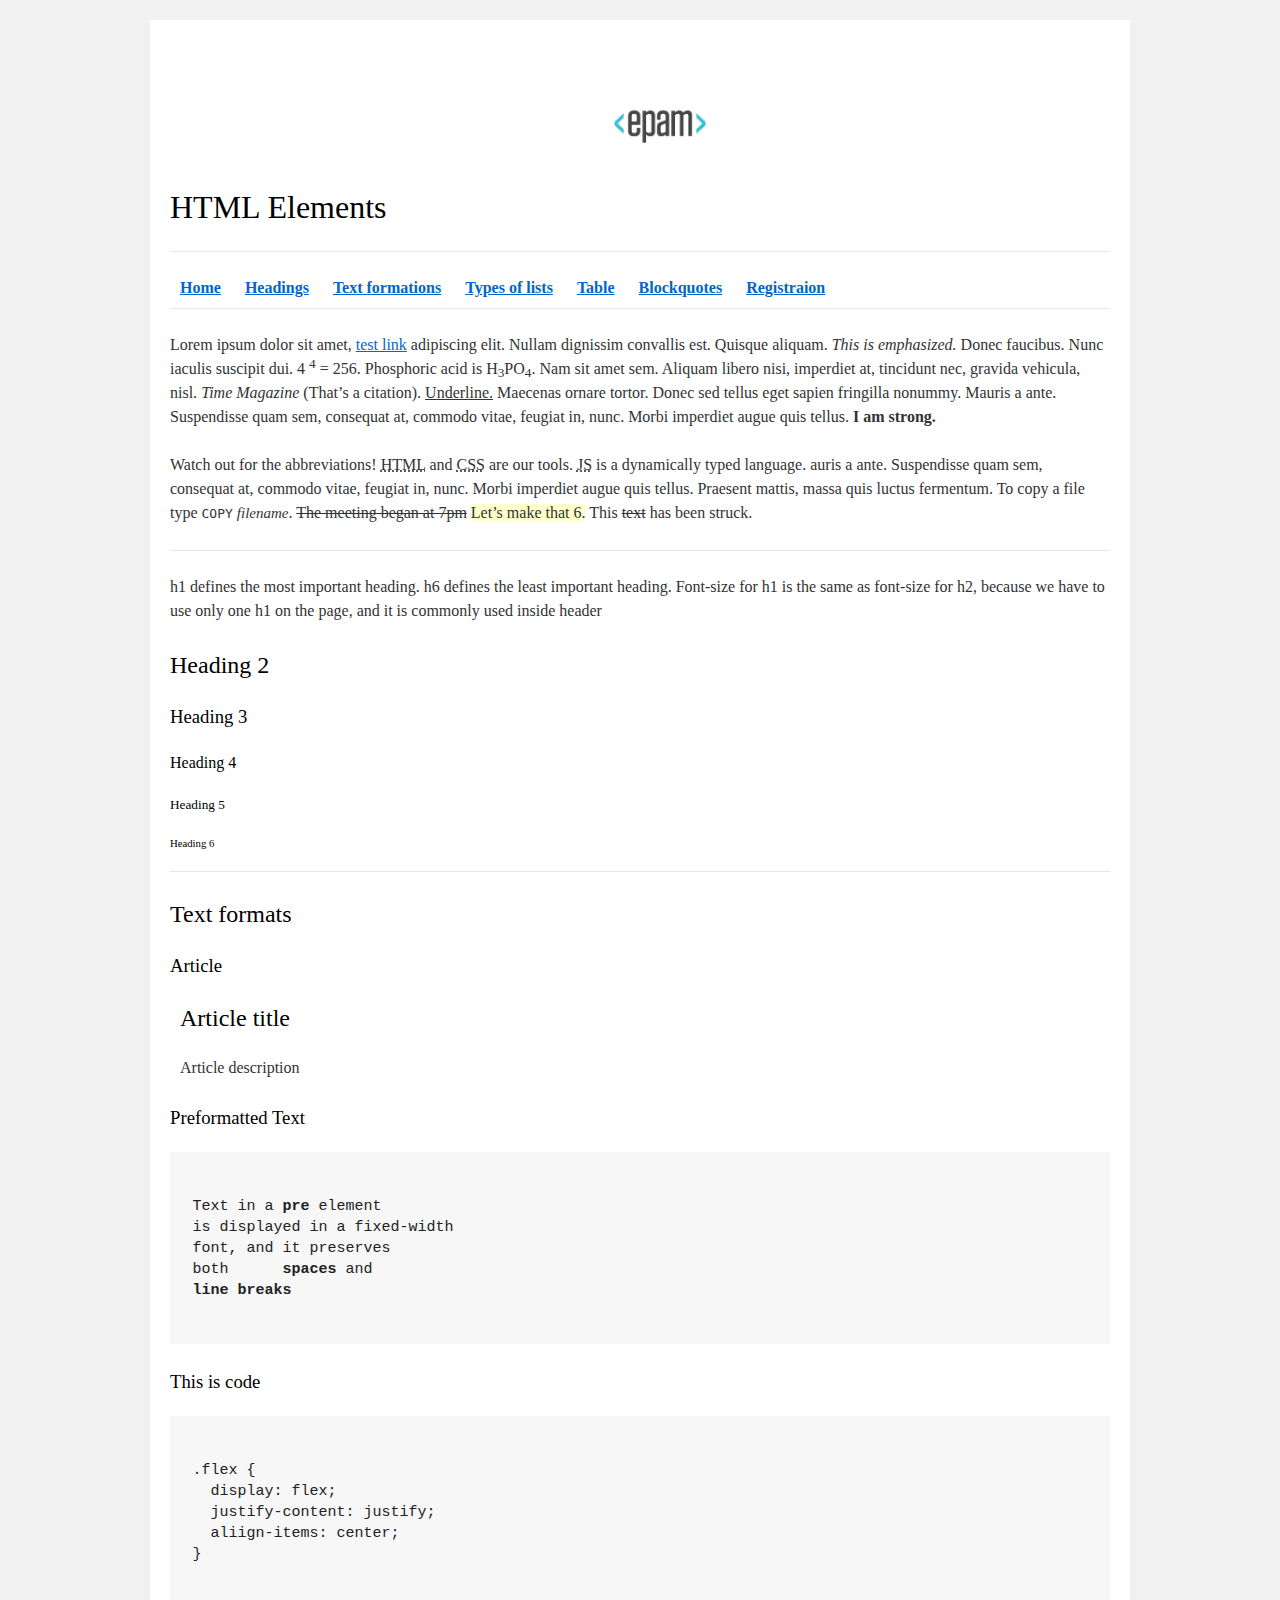
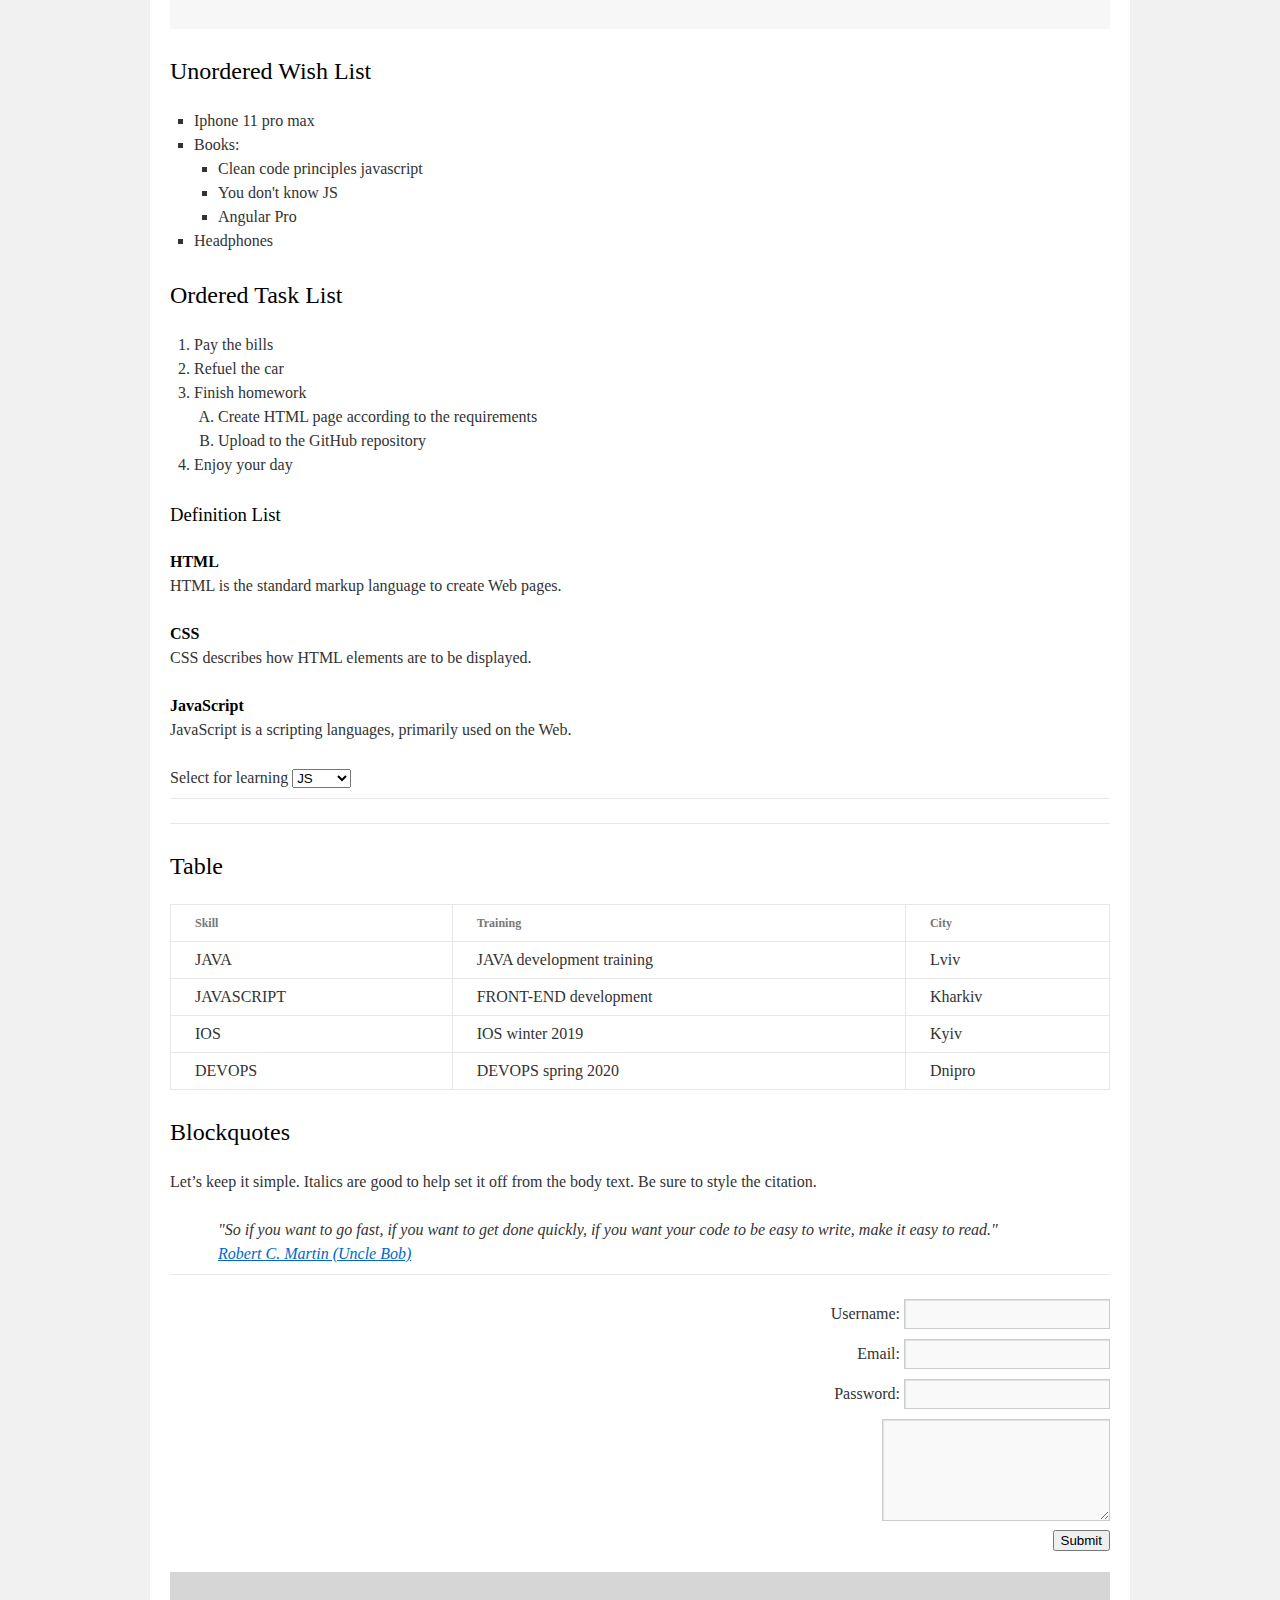
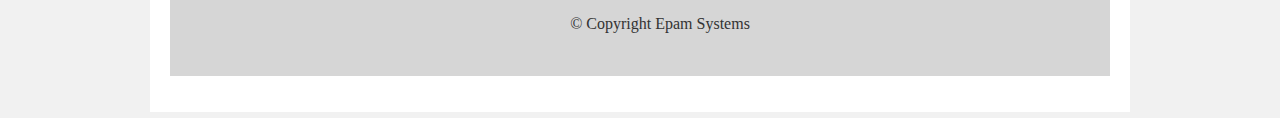
<file: homework/index.html>
<!DOCTYPE html>
<html lang="en">

<head>
  <meta charset="utf-8">
  <title>HTML Basics</title>
  <link rel="stylesheet" href="style.css">
</head>

<body>
  <div id="wrapper">
    <div id="main">
      <div id="container">
        <div id="content" role="main">
          <!-- TODO: Content goes here -->
          <header id="header">
            <img src="./logo.png" alt="logo">
            <h1>HTML Elements</h1>
          </header>
          <nav>
            <hr>
            <a href="#home"><strong>Home</strong></a>
            <a href="#headings"><strong>Headings</strong></a>
            <a href="#text_formation"><strong>Text formations</strong></a>
            <a href="#list"><strong>Types of lists</strong></a>
            <a href="#table"><strong>Table</strong></a>
            <a href="#blockquotes"><strong>Blockquotes</strong></a>
            <a href="#registraion"><strong>Registraion</strong></a> 
          </nav>
          <div id="home">
            <hr>
            <p>
              Lorem ipsum dolor sit amet,
              <a href="#">test link</a> 
              adipiscing elit.
              Nullam dignissim convallis est. Quisque aliquam.
              <em>This is emphasized.</em> 
              Donec faucibus. Nunc iaculis suscipit dui. 4
              <sup>4</sup>  = 256.
              Phosphoric acid is H<sub>3</sub>PO<sub>4</sub>.
              Nam sit amet sem. Aliquam libero nisi, imperdiet at, tincidunt nec, gravida vehicula, nisl.
              <cite>Time Magazine</cite>
              (That’s a citation).
              <u>Underline.</u>
              Maecenas ornare tortor. Donec sed tellus eget sapien fringilla nonummy. Mauris a ante. Suspendisse quam sem, consequat at, commodo vitae, feugiat in, nunc. Morbi imperdiet augue quis tellus.
              <strong>I am strong.</strong> 
            </p>
            <p>
              Watch out for the abbreviations!
              <abbr title="Hyper Text Markup Language">HTML</abbr>
              and 
              <abbr title="Cascading Style Sheets">CSS</abbr> 
              are our tools.
              <abbr title="JavaScript">JS</abbr> 
              is a dynamically typed language.
              auris a ante. Suspendisse quam sem, consequat at, commodo vitae, feugiat in, nunc. Morbi imperdiet augue quis tellus. Praesent mattis, massa quis luctus fermentum. To copy a file type
              <code>COPY</code> 
              <var>filename</var>.
              <s>The meeting began at 7pm</s> 
              <ins>Let’s make that 6.</ins>
              This <del>text</del> has been struck.
            </p>
          </div>
          <section id="headings">
            <hr>
            <p>
              h1 defines the most important heading. h6 defines the least important heading. Font-size for h1 is the same as font-size for h2, because we have to use only one h1 on the page, and it is commonly used inside header
            </p>
            <h2>Heading 2</h2>
            <h3>Heading 3</h3>
            <h4>Heading 4</h4>
            <h5>Heading 5</h5>
            <h6>Heading 6</h6>
            <hr>
          </section>
          <section id="text_formation">
            <h2>Text formats</h2>
            <h3>Article</h3>
            <article>
              <h2>Article title</h2>
              <p>Article description</p>
            </article>
            
            <h3>Preformatted Text</h3>
<pre>

Text in a <strong>pre</strong> element
is displayed in a fixed-width
font, and it preserves
both      <strong>spaces</strong> and
<strong>line breaks</strong>

</pre>
            <h3>This is code</h3>
<pre>
<samp>
.flex {
  display: flex;
  justify-content: justify;
  aliign-items: center;
}
</samp>

</pre>
          </section>
          <section id="list"> 
            <h2>Unordered Wish List</h2>
            <ul>
              <li>Iphone 11 pro max</li>
              <li>
                <span>Books:</span> 
                <ul>
                    <li>Clean code principles javascript</li>
                    <li>You don't know JS</li>
                    <li>Angular Pro</li>
                </ul>
              </li>
              <li>Headphones</li>
            </ul>
            <h2>Ordered Task List</h2>
            <ol>
              <li>Pay the bills</li>
              <li>Refuel the car</li>
              <li>
                <span>Finish homework</span> 
                <ol>
                    <li>Create HTML page according to the requirements</li>
                    <li>Upload to the GitHub repository</li>
                </ol>
              </li>
              <li>Enjoy your day</li>
            </ol>
            <h3>Definition List</h3>
            <dl>
              <dt>HTML</dt>
              <dd>HTML is the standard markup language to create Web pages.</dd>
              <dt>CSS</dt>
              <dd>CSS describes how HTML elements are to be displayed.</dd>
              <dt>JavaScript</dt>
              <dd>JavaScript is a scripting languages, primarily used on the Web.</dd>
            </dl>
            <span>Select for learning</span>
            <select id="select">
              <option>JS</option>
              <option>HTML</option>
              <option>CSS</option>
            </select>
            <hr>
          </section>
          <section id="table">
            <hr>
            <h2>Table</h2>
            <table>
              <thead>
                <tr>
                  <th>Skill</th>
                  <th>Training</th>
                  <th>City</th>
                </tr>
              </thead>
              <tbody>
                  <tr>
                    <td>JAVA</td>
                    <td>JAVA development training</td>
                    <td>Lviv</td>
                  </tr>
                  <tr>
                    <td>JAVASCRIPT</td>
                    <td>FRONT-END development</td>
                    <td>Kharkiv</td>
                  </tr>
                  <tr>
                    <td>IOS</td>
                    <td>IOS winter 2019</td>
                    <td>Kyiv</td>
                  </tr>
                  <tr>
                    <td>DEVOPS</td>
                    <td>DEVOPS spring 2020</td>
                    <td>Dnipro</td>
                  </tr>
              </tbody>
            </table>
          </section>
          <section id="blockquotes">
              <h2>Blockquotes</h2> 
              <p>Let’s keep it simple. Italics are good to help set it off from the body text. Be sure to style the citation.</p>
              <blockquote>
                "So if you want to go fast, if you want to get done quickly, if you want your code to be easy to write, make it easy to read."<br>
                <a href="#">Robert C. Martin (Uncle Bob)</a>
              </blockquote>
          </section>
          <div id="registraion">
            <hr>
            <form>
              <label for="username">Username:</label>
              <input id="username" type="text" name="username"><br>
              <label for="email">Email:</label>
              <input id="email" type="email" name="email"><br>
              <label for="password">Password:</label>
              <input id="password" type="password" name="password"><br>
              <textarea name="text_area" id="form_text_area" cols="23" rows="4"></textarea><br>
              <button type="submit">Submit</button>
            </form>
          </div>
          <footer id="footer">
            <span> &#169; Copyright Epam Systems</span>
          </footer>        
        </div>
      </div>
    </div>
  </div>
</body>
</html>
</file>
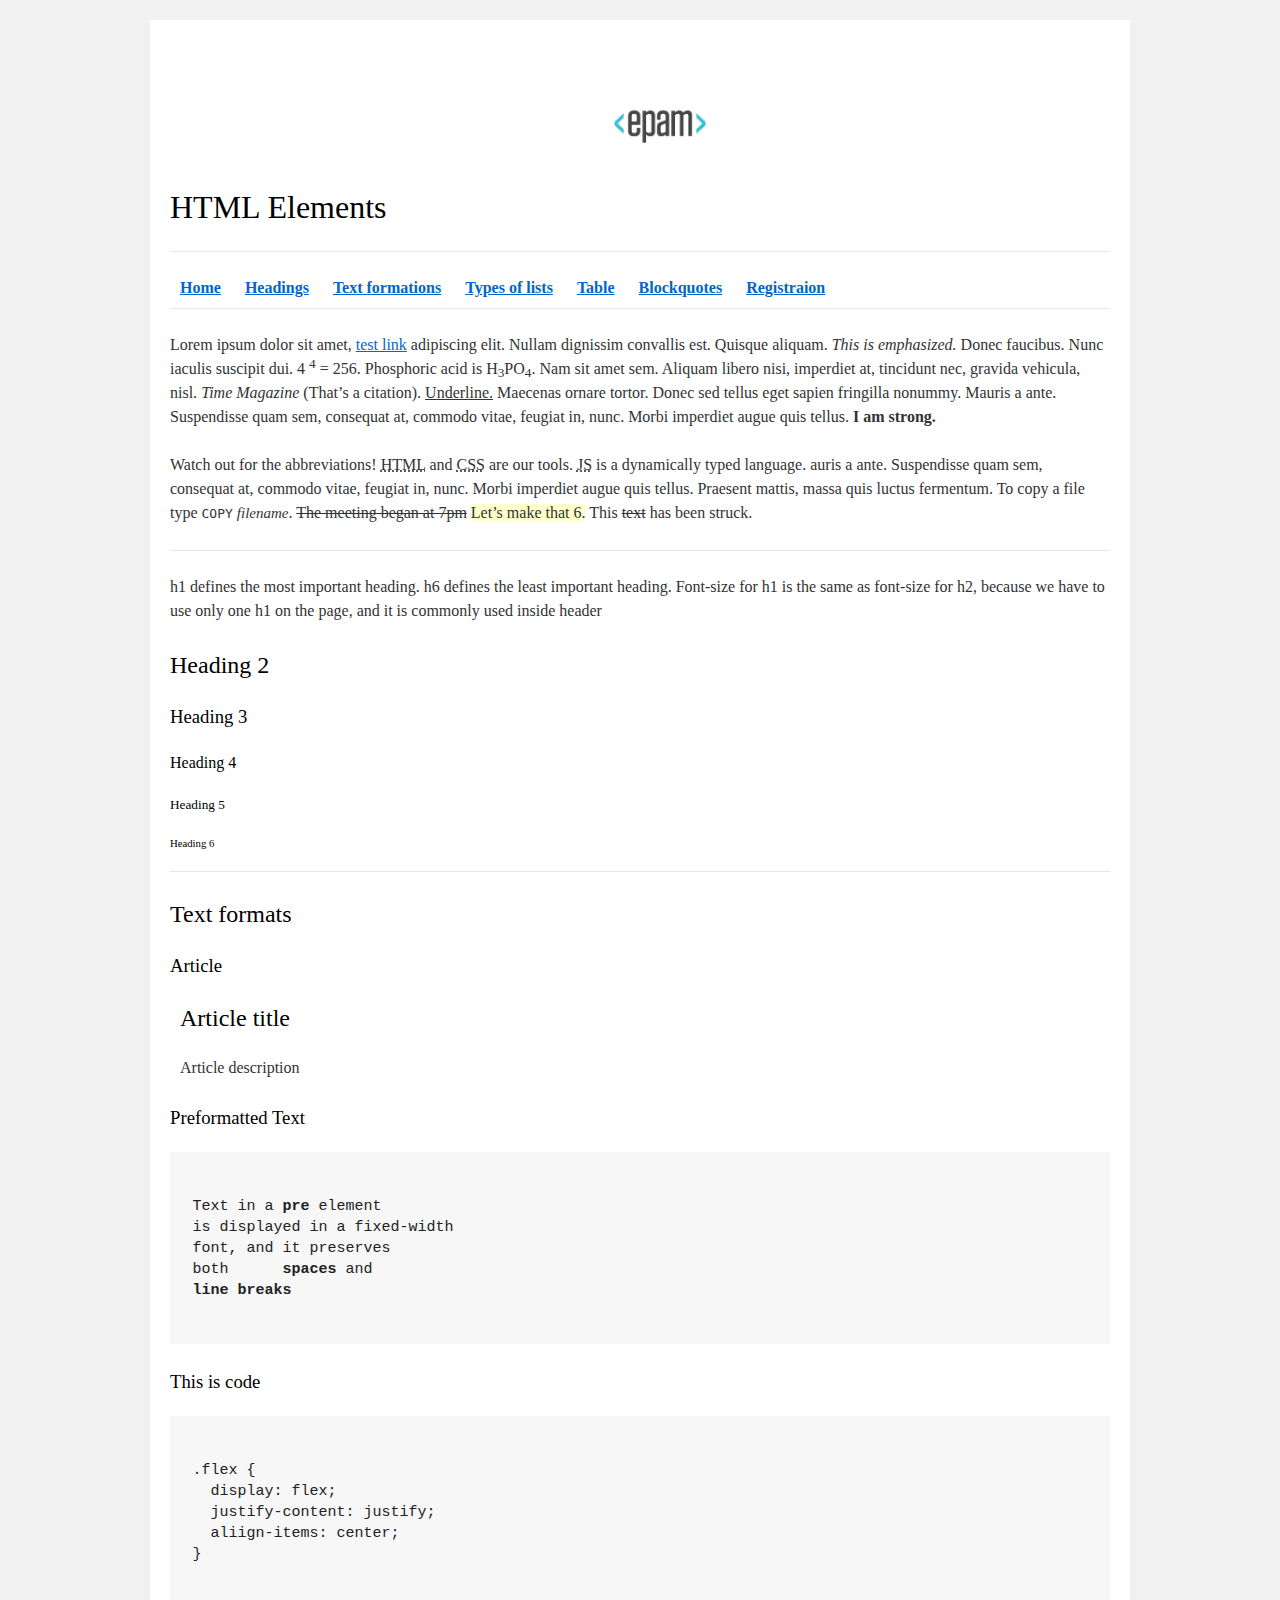
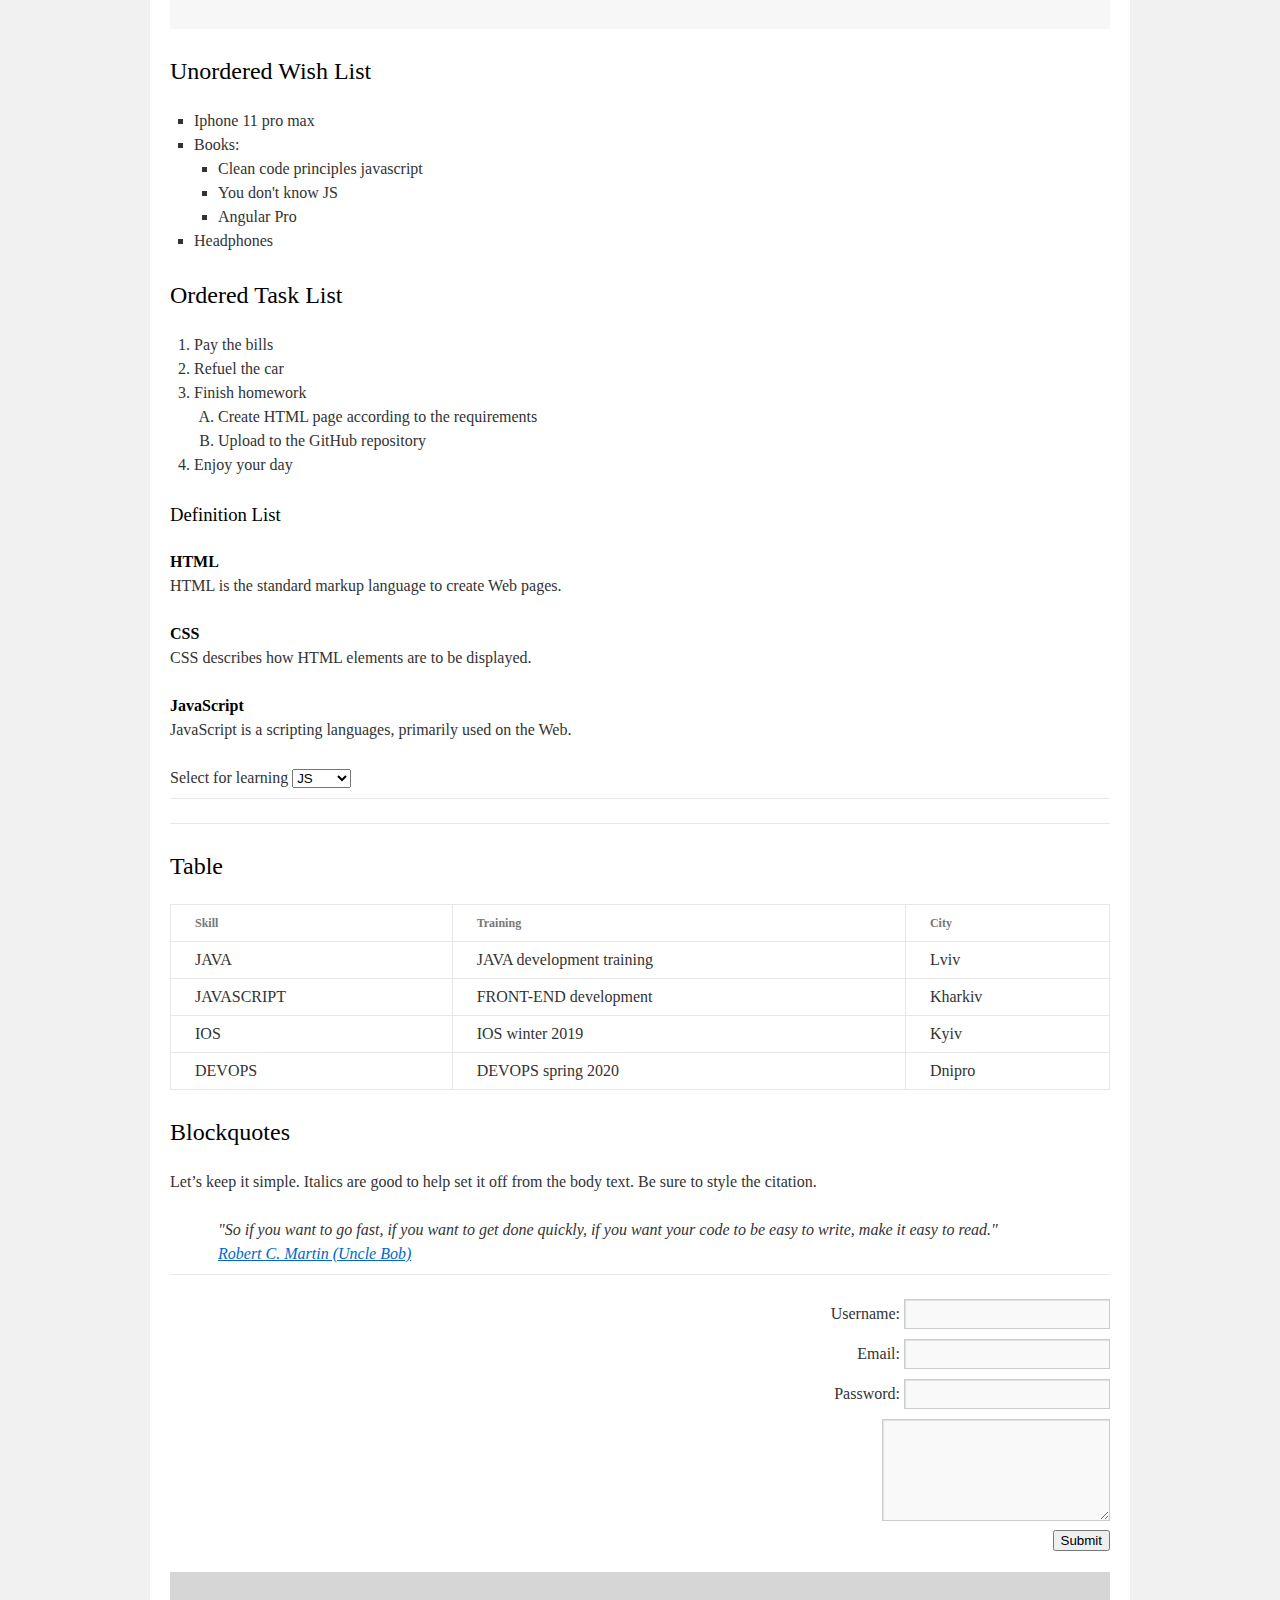
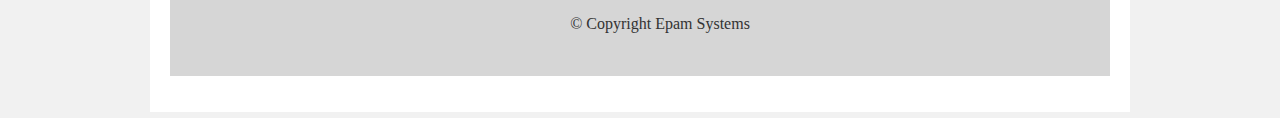
<file: FL12_HW1/homework/index.html>
<!DOCTYPE html>
<html lang="en">

<head>
  <meta charset="utf-8">
  <title>HTML Basics</title>
  <link rel="stylesheet" href="style.css">
</head>

<body>
  <div id="wrapper">
    <div id="main">
      <div id="container">
        <div id="content" role="main">
          <header id="header">
            <img src="./logo.png" alt="logo">
            <h1>HTML Elements</h1>
            <hr>
            <nav>

              <a href="#home"><strong>Home</strong></a>
              <a href="#headings"><strong>Headings</strong></a>
              <a href="#text_formation"><strong>Text formations</strong></a>
              <a href="#list"><strong>Types of lists</strong></a>
              <a href="#table"><strong>Table</strong></a>
              <a href="#blockquotes"><strong>Blockquotes</strong></a>
              <a href="#registraion"><strong>Registraion</strong></a> 
            </nav>
          </header>

          <div id="home">
            <hr>
            <p>
              Lorem ipsum dolor sit amet,
              <a href="#">test link</a> 
              adipiscing elit.
              Nullam dignissim convallis est. Quisque aliquam.
              <em>This is emphasized.</em> 
              Donec faucibus. Nunc iaculis suscipit dui. 4
              <sup>4</sup>  = 256.
              Phosphoric acid is H<sub>3</sub>PO<sub>4</sub>.
              Nam sit amet sem. Aliquam libero nisi, imperdiet at, tincidunt nec, gravida vehicula, nisl.
              <cite>Time Magazine</cite>
              (That’s a citation).
              <u>Underline.</u>
              Maecenas ornare tortor. Donec sed tellus eget sapien fringilla nonummy. Mauris a ante. Suspendisse quam sem, consequat at, commodo vitae, feugiat in, nunc. Morbi imperdiet augue quis tellus.
              <strong>I am strong.</strong> 
            </p>
            <p>
              Watch out for the abbreviations!
              <abbr title="Hyper Text Markup Language">HTML</abbr>
              and 
              <abbr title="Cascading Style Sheets">CSS</abbr> 
              are our tools.
              <abbr title="JavaScript">JS</abbr> 
              is a dynamically typed language.
              auris a ante. Suspendisse quam sem, consequat at, commodo vitae, feugiat in, nunc. Morbi imperdiet augue quis tellus. Praesent mattis, massa quis luctus fermentum. To copy a file type
              <code>COPY</code> 
              <var>filename</var>.
              <s>The meeting began at 7pm</s> 
              <ins>Let’s make that 6.</ins>
              This <del>text</del> has been struck.
            </p>
          </div>
          <section id="headings">
            <hr>
            <p>
              h1 defines the most important heading. h6 defines the least important heading. Font-size for h1 is the same as font-size for h2, because we have to use only one h1 on the page, and it is commonly used inside header
            </p>
            <h2>Heading 2</h2>
            <h3>Heading 3</h3>
            <h4>Heading 4</h4>
            <h5>Heading 5</h5>
            <h6>Heading 6</h6>
            <hr>
          </section>
          <section id="text_formation">
            <h2>Text formats</h2>
            <h3>Article</h3>
            <article>
              <h2>Article title</h2>
              <p>Article description</p>
            </article>
            
            <h3>Preformatted Text</h3>
<pre>

Text in a <strong>pre</strong> element
is displayed in a fixed-width
font, and it preserves
both      <strong>spaces</strong> and
<strong>line breaks</strong>

</pre>
            <h3>This is code</h3>
<pre>
<samp>
.flex {
  display: flex;
  justify-content: justify;
  aliign-items: center;
}
</samp>

</pre>
          </section>
          <section id="list"> 
            <h2>Unordered Wish List</h2>
            <ul>
              <li>Iphone 11 pro max</li>
              <li>
                <span>Books:</span> 
                <ul>
                    <li>Clean code principles javascript</li>
                    <li>You don't know JS</li>
                    <li>Angular Pro</li>
                </ul>
              </li>
              <li>Headphones</li>
            </ul>
            <h2>Ordered Task List</h2>
            <ol>
              <li>Pay the bills</li>
              <li>Refuel the car</li>
              <li>
                <span>Finish homework</span> 
                <ol>
                    <li>Create HTML page according to the requirements</li>
                    <li>Upload to the GitHub repository</li>
                </ol>
              </li>
              <li>Enjoy your day</li>
            </ol>
            <h3>Definition List</h3>
            <dl>
              <dt>HTML</dt>
              <dd>HTML is the standard markup language to create Web pages.</dd>
              <dt>CSS</dt>
              <dd>CSS describes how HTML elements are to be displayed.</dd>
              <dt>JavaScript</dt>
              <dd>JavaScript is a scripting languages, primarily used on the Web.</dd>
            </dl>
            <span>Select for learning</span>
            <select id="select">
              <option value="JS">JS</option>
              <option value="HTML">HTML</option>
              <option value="CSS">CSS</option>
            </select>
            <hr>
          </section>
          <section id="table">
            <hr>
            <h2>Table</h2>
            <table>
              <thead>
                <tr>
                  <th>Skill</th>
                  <th>Training</th>
                  <th>City</th>
                </tr>
              </thead>
              <tbody>
                  <tr>
                    <td>JAVA</td>
                    <td>JAVA development training</td>
                    <td>Lviv</td>
                  </tr>
                  <tr>
                    <td>JAVASCRIPT</td>
                    <td>FRONT-END development</td>
                    <td>Kharkiv</td>
                  </tr>
                  <tr>
                    <td>IOS</td>
                    <td>IOS winter 2019</td>
                    <td>Kyiv</td>
                  </tr>
                  <tr>
                    <td>DEVOPS</td>
                    <td>DEVOPS spring 2020</td>
                    <td>Dnipro</td>
                  </tr>
              </tbody>
            </table>
          </section>
          <section id="blockquotes">
              <h2>Blockquotes</h2> 
              <p>Let’s keep it simple. Italics are good to help set it off from the body text. Be sure to style the citation.</p>
              <blockquote>
                "So if you want to go fast, if you want to get done quickly, if you want your code to be easy to write, make it easy to read."<br>
                <a href="#">Robert C. Martin (Uncle Bob)</a>
              </blockquote>
          </section>
          <div id="registraion">
            <hr>
            <form>
              <label for="username">Username:</label>
              <input id="username" type="text" name="username"><br>
              <label for="email">Email:</label>
              <input id="email" type="email" name="email"><br>
              <label for="password">Password:</label>
              <input id="password" type="password" name="password"><br>
              <textarea name="text_area" id="form_text_area" cols="23" rows="4"></textarea><br>
              <button type="submit">Submit</button>
            </form>
          </div>
          <footer id="footer">
            <span> &#169; Copyright Epam Systems</span>
          </footer>        
        </div>
      </div>
    </div>
  </div>
</body>
</html>
</file>
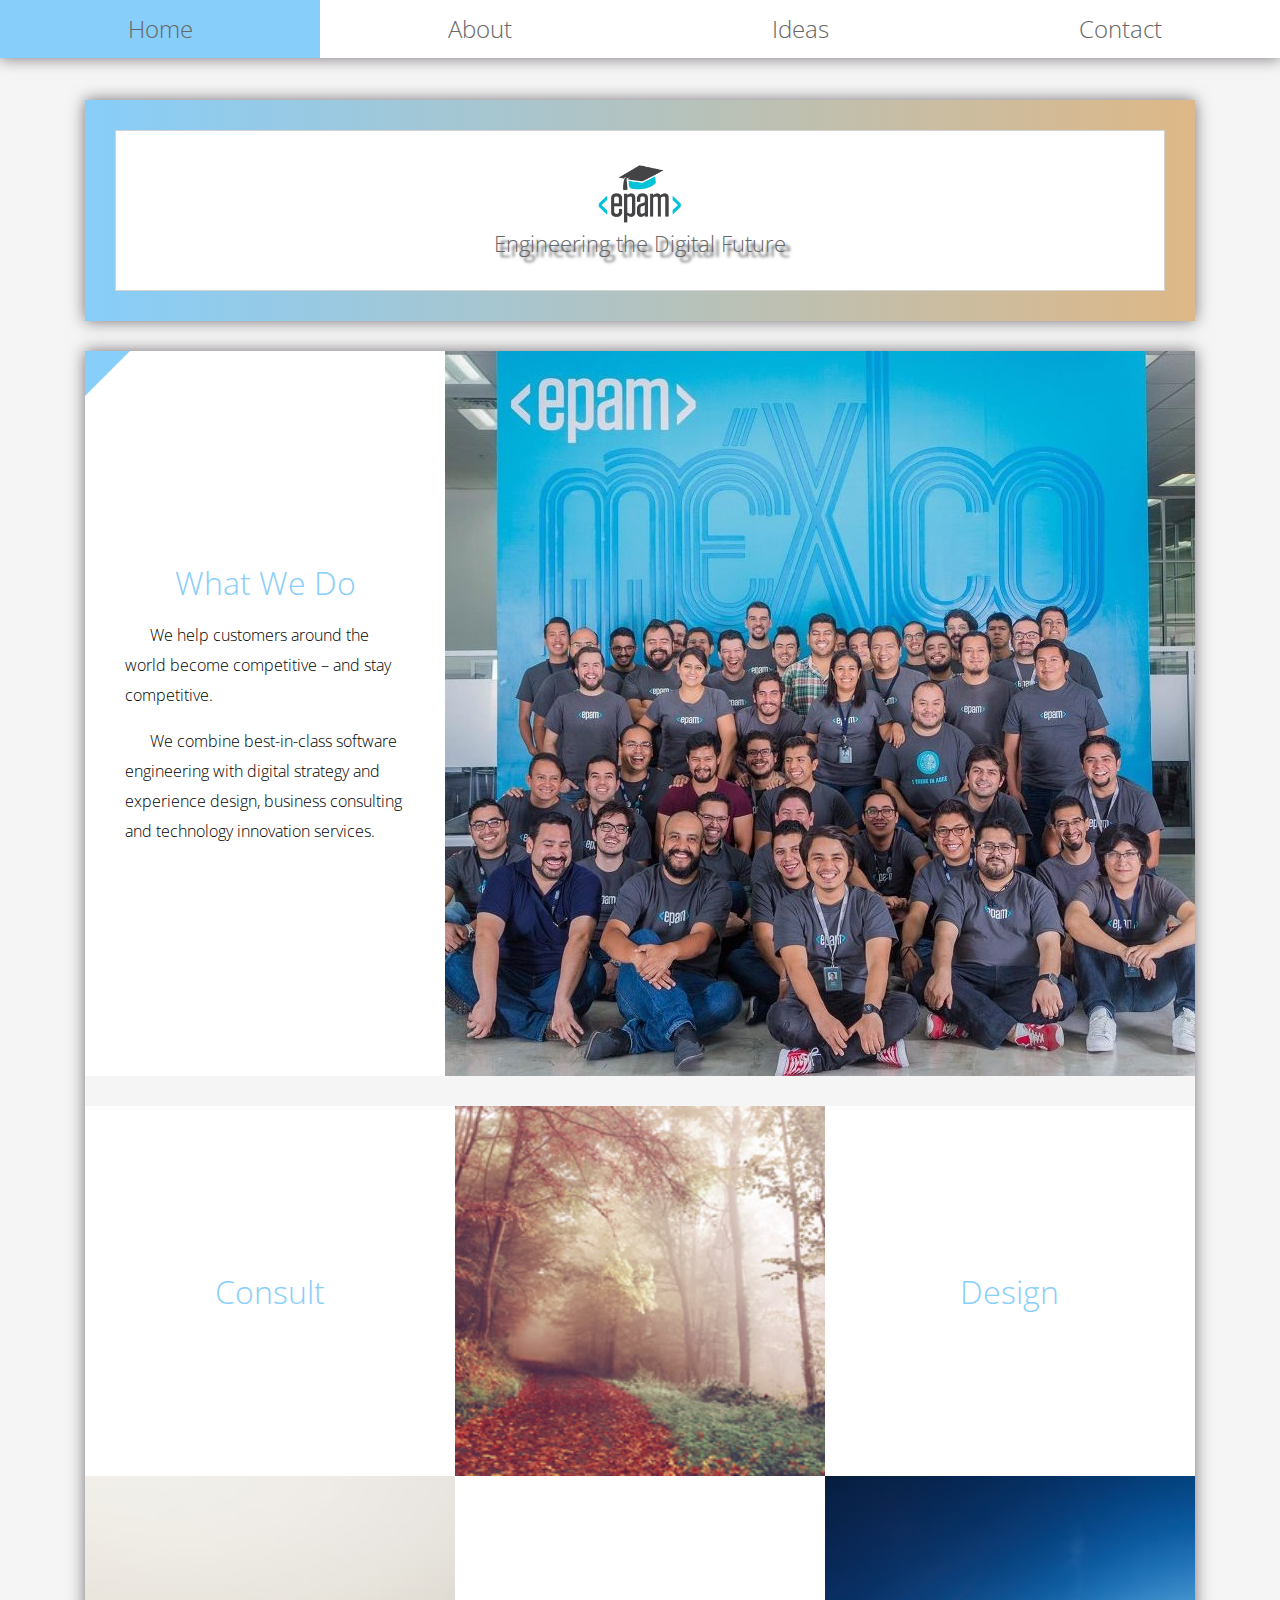
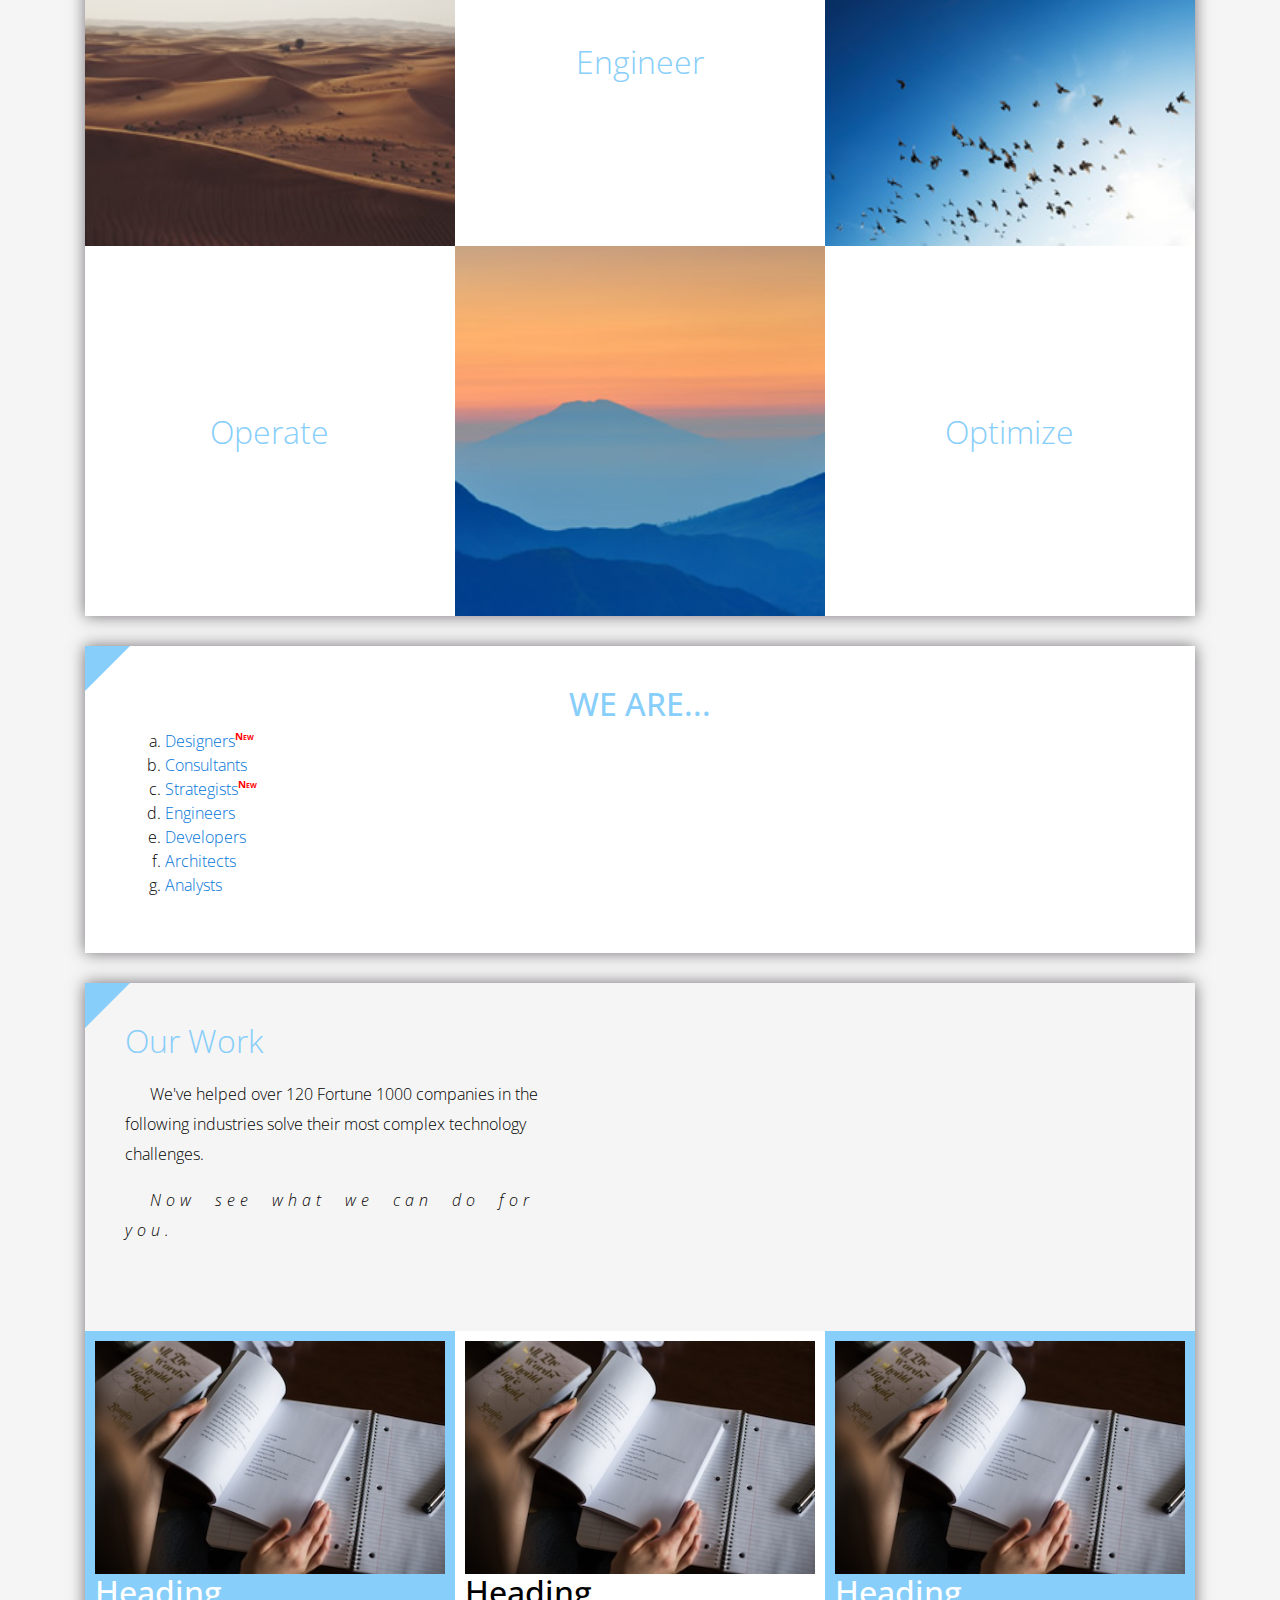
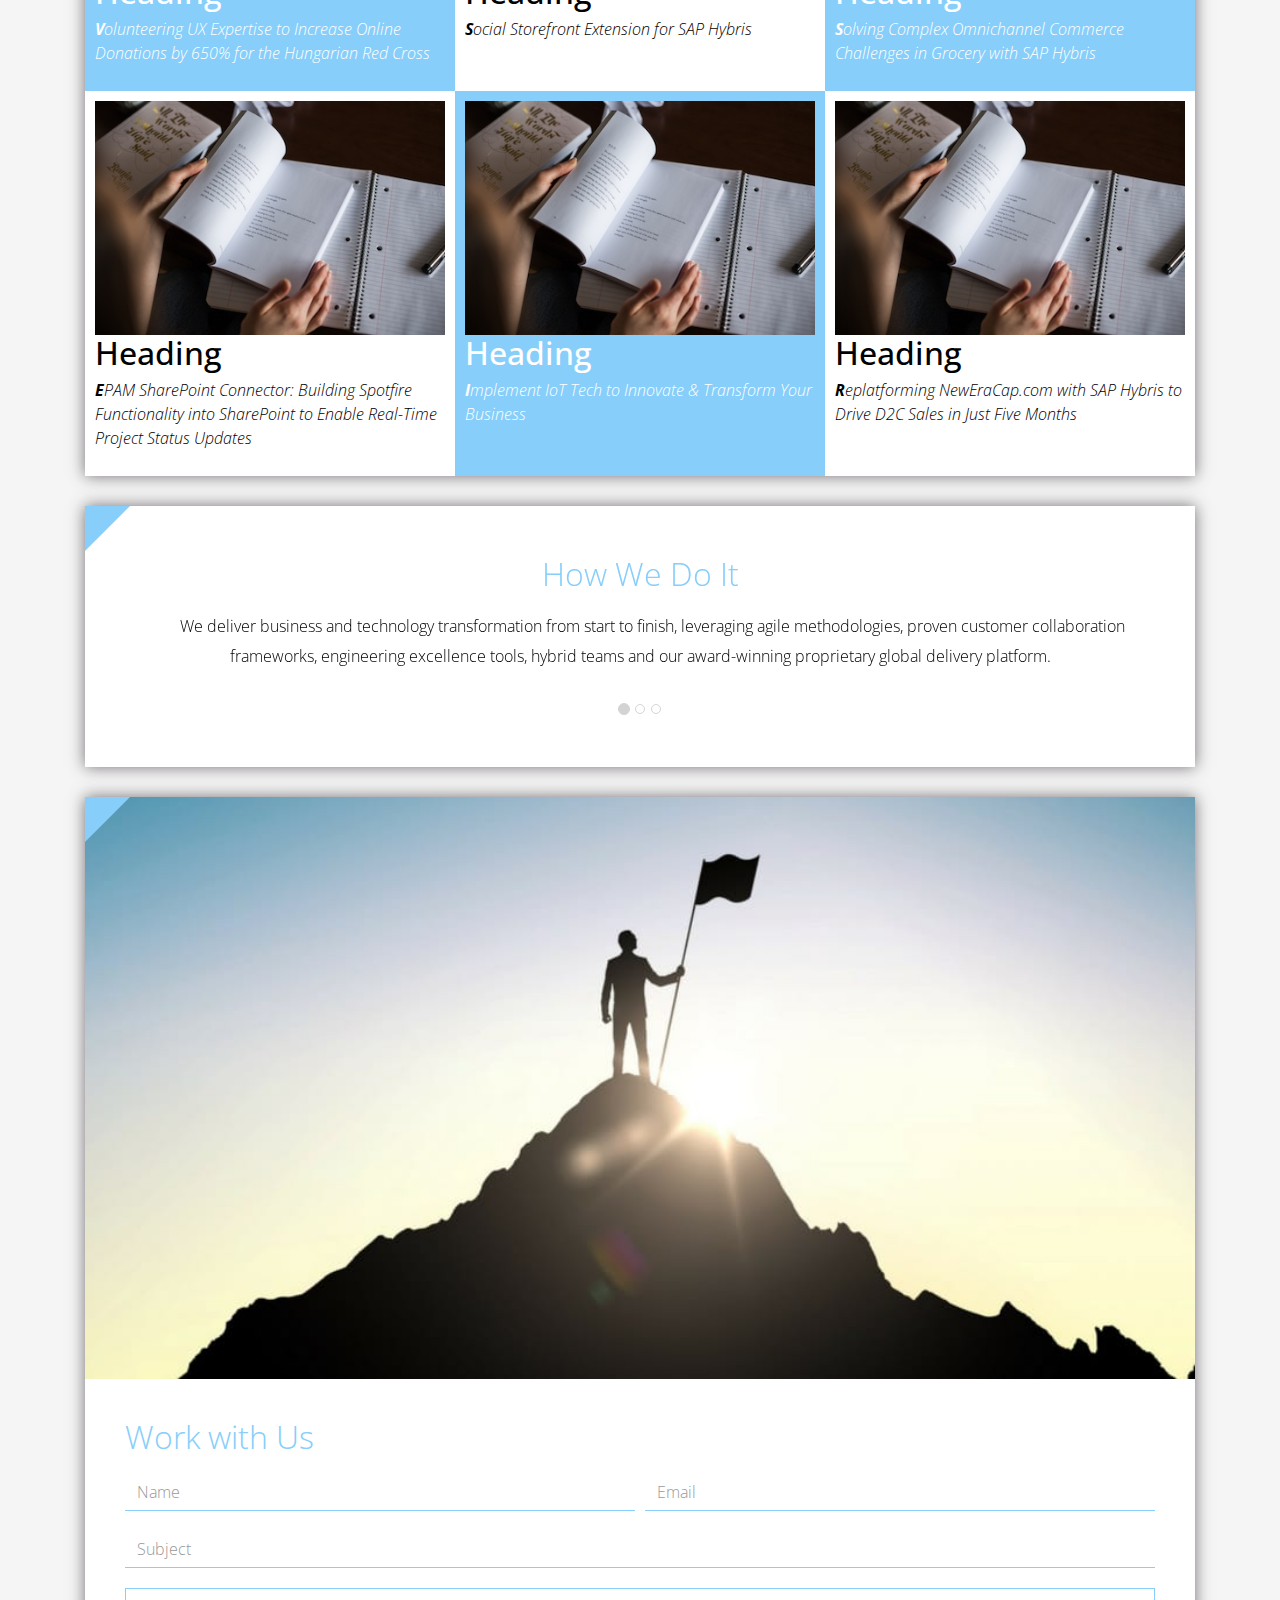
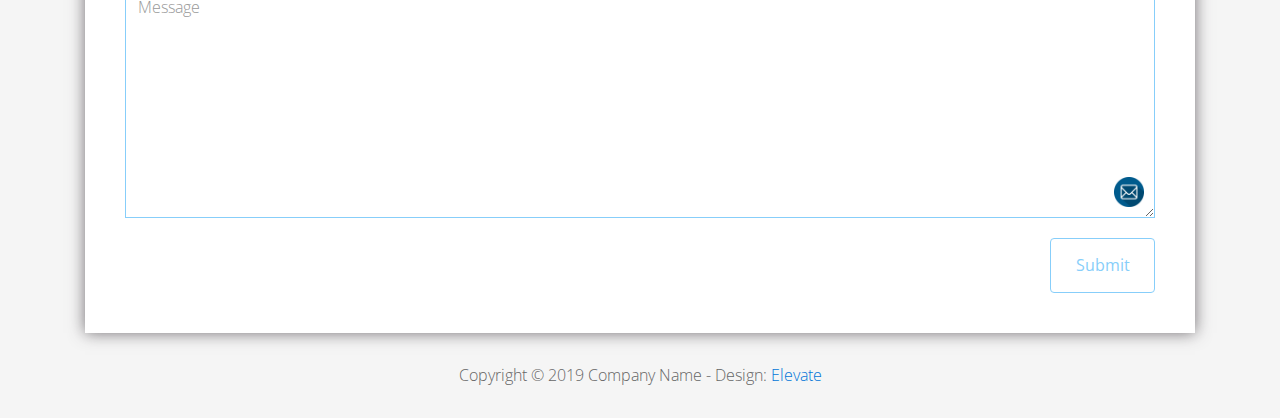
<file: FL12_HW2/homework/index.html>
<!DOCTYPE html>
<html lang="en">
<head>
  <meta charset="utf-8">
  <meta http-equiv="X-UA-Compatible" content="IE=edge">
  <meta name="viewport" content="width=device-width, initial-scale=1">

  <title>CSS Basics HW</title>



  <!-- load stylesheets -->
  <link rel="stylesheet" href="http://fonts.googleapis.com/css?family=Open+Sans:300,400">
  <!-- Google web font "Open Sans" -->
  <link rel="stylesheet" href="css/bootstrap.min.css">
  <!-- Bootstrap style -->
  <link rel="stylesheet" href="css/general.css">
  <link rel="stylesheet" href="css/style.css">
  <!-- Templatemo style -->
</head>

<body>
<div class="container">

  <div class="tm-sidebar">
    <nav class="tm-main-nav">
      <ul>
        <li class="tm-nav-item"><a href="#home" class="tm-nav-item-link">Home</a></li>
        <li class="tm-nav-item"><a href="#about" class="tm-nav-item-link">About</a></li>
        <li class="tm-nav-item"><a href="#ideas" class="tm-nav-item-link">Ideas</a></li>
        <li class="tm-nav-item"><a href="#contact" class="tm-nav-item-link">Contact</a></li>
      </ul>
    </nav>
  </div>

  <div class="tm-main-content">

    <div id="home" class="tm-content-box tm-content-header margin-b-10">
      <div class="tm-banner">
        <div class="tm-banner-inner">
          <img src="img/epam_logo.png" width="100" alt="">
          <p class="tm-banner-text">Engineering the Digital Future</p>
        </div>
      </div>
    </div>

    <section>
      <div class="tm-content-box flex-2-col">

        <div class="padding-medium flex-item tm-team-description-container flex-item">
          <h2 class="tm-section-title">What We Do</h2>
          <p class="tm-section-description">We help customers around the world become competitive – and stay competitive.</p>
          <p class="tm-section-description"> We combine best-in-class software engineering with digital strategy and experience design, business consulting and technology innovation services.</p>
        </div>
        <div class="flex-item tm-team-img">
          <img src="img/epam-mexico.jpg" alt="epam-mexico">
        </div>

      </div>

      <div id="about" class="tm-content-box">

        <ul class="boxes gallery-container">
          <li class="box box-bg">
            <h2 class="tm-section-title tm-section-title-box tm-box-bg-title">Consult</h2>
          </li>
          <li class="box">
            <a href="img/idea-large-01.jpg">
              <img src="img/idea-01.jpg" alt="Image" class="img-fluid thumbnail box-img">
            </a>
          </li>
          <li class="box box-bg">
            <h2 class="tm-section-title tm-section-title-box tm-box-bg-title">Design</h2>
          </li>
          <li class="box">
            <a href="img/idea-large-02.jpg">
              <img src="img/idea-02.jpg" alt="Image" class="img-fluid thumbnail box-img">
            </a>
          </li>
          <li class="box box-bg">
            <h2 class="tm-section-title tm-section-title-box tm-box-bg-title">Engineer</h2>
          </li>
          <li class="box">
            <a href="img/idea-large-03.jpg">
              <img src="img/idea-03.jpg" alt="Image" class="img-fluid thumbnail box-img">
            </a>
          </li>
          <li class="box box-bg">
            <h2 class="tm-section-title tm-section-title-box tm-box-bg-title">Operate</h2>
          </li>
          <li class="box">
            <a href="img/idea-large-04.jpg">
              <img src="img/idea-04.jpg" alt="Image" class="img-fluid thumbnail box-img">
            </a>
          </li>
          <li class="box box-bg">
            <h2 class="tm-section-title tm-section-title-box tm-box-bg-title">Optimize</h2>
          </li>
        </ul>

      </div>

    </section>

    <!-- slider -->
    <section class="heading tm-content-box">
      <div class="padding-medium">
        <h2> WE ARE...</h2>
        <ol>
          <li><a href="index.html" class="text">Designers</a></li>
          <li><a href="index.html">Consultants</a></li>
          <li><a href="#" class="text">Strategists</a></li>
          <li><a href="#">Engineers</a></li>
          <li><a href="#">Developers</a></li>
          <li><a href="#">Architects</a></li>
          <li><a href="#">Analysts</a></li>
        </ol>
      </div>
    </section>

    <section class="blocks">
      <div class="padding-medium flex-item tm-team-description-container">
        <h2 class="tm-section-title">Our Work</h2>
        <p class="tm-section-description">We've helped over 120 Fortune 1000 companies in the following industries solve their most complex technology challenges. </p>
        <p class="tm-section-description"> Now see what we can do for you.</p>
      </div>
      <div class="tm-content-box flex-2-col">
      </div>
      <div  class="tm-content-box">
        <ul class="boxes gallery-container">
          <li class="box box-work">
            <img src="img/study.jpeg" alt="Image" class="img-fluid">
            <div>
              <h2>Heading</h2>
              <p>Volunteering UX Expertise to Increase Online Donations by 650% for the Hungarian Red Cross</p>
            </div>
          </li>
          <li class="box box-work">
            <img src="img/study.jpeg" alt="Image" class="img-fluid">
            <div>
              <h2>Heading</h2>
              <p>Social Storefront Extension for SAP Hybris</p>
            </div>
          </li>
          <li class="box box-work">
            <img src="img/study.jpeg" alt="Image" class="img-fluid">
            <div>
              <h2>Heading</h2>
              <p>Solving Complex Omnichannel Commerce Challenges in Grocery with SAP Hybris</p>
            </div>
          </li>
          <li class="box box-work">
            <img src="img/study.jpeg" alt="Image" class="img-fluid">
            <div>
              <h2>Heading</h2>
              <p>EPAM SharePoint Connector: Building Spotfire Functionality into SharePoint to Enable Real-Time Project Status Updates</p>
            </div>
          </li>
          <li class="box box-work">
            <img src="img/study.jpeg" alt="Image" class="img-fluid">
            <div>
              <h2>Heading</h2>
              <p>Implement IoT Tech to Innovate &amp; Transform Your Business</p>
            </div>
          </li>
          <li class="box box-work">
            <img src="img/study.jpeg" alt="Image" class="img-fluid">
            <div>
              <h2>Heading</h2>
              <p>Replatforming NewEraCap.com with SAP Hybris to Drive D2C Sales in Just Five Months</p>
            </div>
          </li>
        </ul>

      </div>
    </section>

    <section id="ideas">
      <div id="tmCarousel" class="carousel slide tm-content-box" data-ride="carousel">

        <ol class="carousel-indicators">
          <li data-target="#tmCarousel" data-slide-to="0" class="active"></li>
          <li data-target="#tmCarousel" data-slide-to="1" class=""></li>
          <li data-target="#tmCarousel" data-slide-to="2" class=""></li>
        </ol>

        <div class="carousel-inner" role="listbox">

          <div class="carousel-item active">
            <div class="carousel-content">
              <div class="flex-item">
                <h2 class="tm-section-title">How We Do It</h2>
                <p class="tm-section-description carousel-description">We deliver business and technology transformation from start to finish, leveraging agile methodologies, proven customer collaboration frameworks, engineering excellence tools, hybrid teams and our award-winning proprietary global delivery platform.</p>
              </div>
            </div>
          </div>

          <div class="carousel-item">
            <div class="carousel-content">
              <div class="flex-item">
                <h2 class="tm-section-title">Our Clients</h2>
                <p class="tm-section-description carousel-description">Lorem ipsum dolor sit amet,
                  consectetur adipiscing elit. Quisque vel nisi pharetra nibh varius pharetra ac
                  sagittis nisi. Etiam pharetra vestibulum hendrerit. Pellentesque interdum metus
                  sed massa rutrum.</p>
              </div>
            </div>
          </div>

          <div class="carousel-item">
            <div class="carousel-content">
              <div class="flex-item">
                <h2 class="tm-section-title">Our Projects</h2>
                <p class="tm-section-description carousel-description">Donec ex libero, fringilla
                  vitae purus sit amet, rhoncus pharetra lorem. Pellentesque id sem id lacus
                  ultricies vehicula. Aliquam rutrum mi non. Pellentesque interdum metus sed massa
                  rutrum.</p>
              </div>
            </div>
          </div>

        </div>

      </div>
    </section>

    <section class="tm-content-box">
      <img src="img/contact-us.jpg" alt="Contact image" class="img-fluid img-contact-us">

      <div id="contact" class="padding-medium">
        <h2 class="tm-section-title">Work with Us</h2>
        <form action="#contact" method="get" class="contact-form">

          <div class="form-group col-xs-12 col-sm-12 col-md-6 col-lg-6 form-group-2-col-left">
            <input type="text" id="contact_name" name="contact_name" class="form-control"
                   placeholder="Name" required/>
          </div>
          <div class="form-group col-xs-12 col-sm-12 col-md-6 col-lg-6 form-group-2-col-right mandatory-field">
            <input type="email" id="contact_email" name="contact_email" class="form-control"
                   placeholder="Email" required/>
          </div>
          <div class="form-group">
            <input type="text" id="contact_subject" name="contact_subject" class="form-control"
                   placeholder="Subject" required/>
          </div>
          <div class="form-group">
            <textarea id="contact_message" name="contact_message" class="form-control" rows="9"
                      placeholder="Message" required></textarea>
          </div>

          <button type="submit" class="btn btn-primary submit-btn">Submit</button>

        </form>
      </div>
    </section>

    <footer class="tm-footer">
      <p class="text-xs-center">Copyright &copy; 2019 Company Name

        - Design: <a rel="nofollow" href="http://www.templatemo.com/tm-481-elevate"
                     target="_parent">Elevate</a></p>
    </footer>

  </div>

</div>

</body>
</html>
</file>
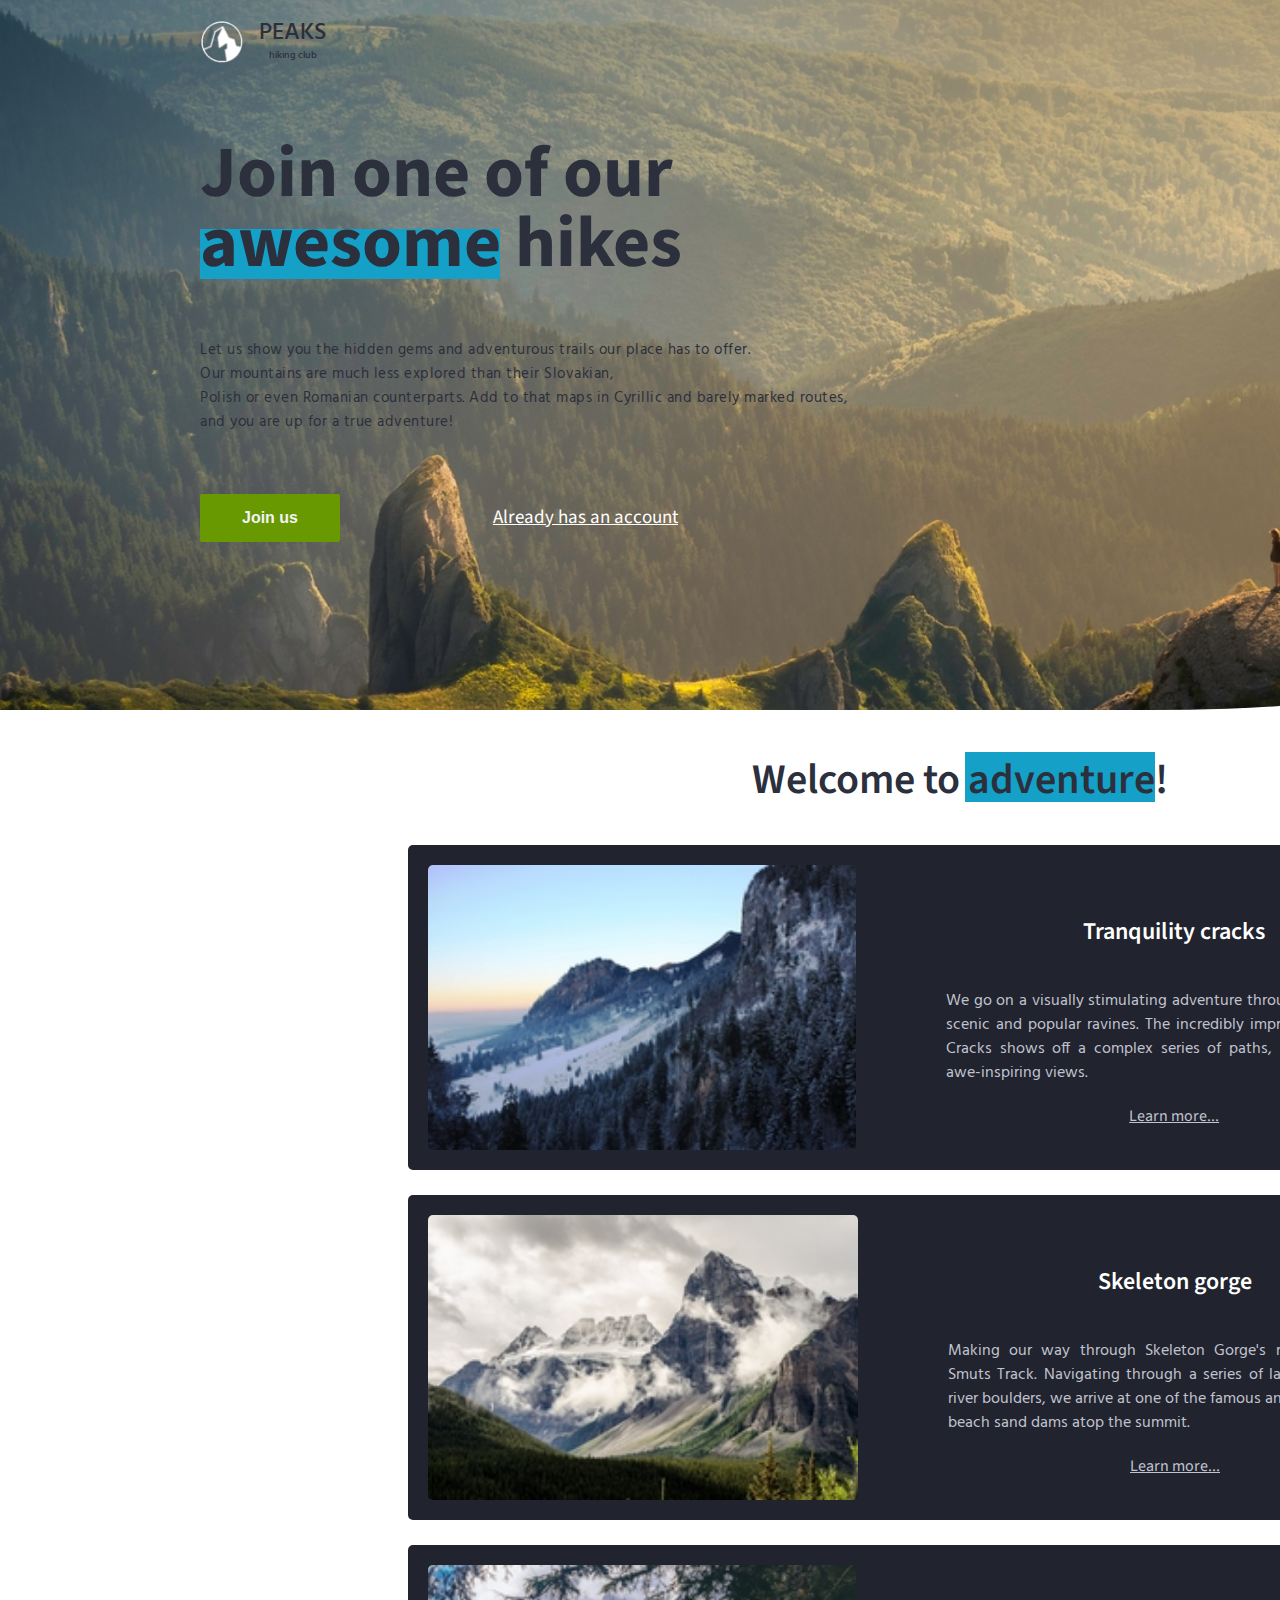
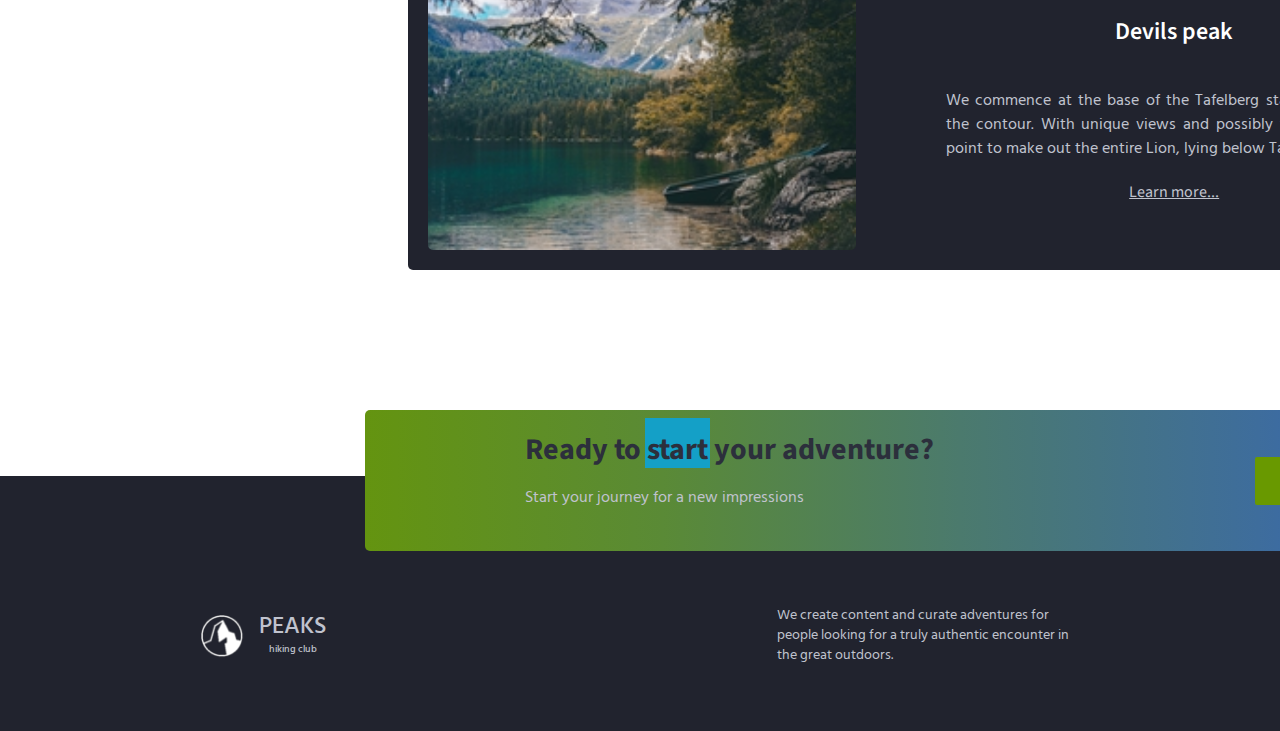
<file: FL12_HW3/homework/index.html>
<!DOCTYPE html>
<html lang="en">

<head>
    <meta charset="UTF-8">
    <meta name="viewport" content="width=device-width, initial-scale=1.0">
    <meta http-equiv="X-UA-Compatible" content="ie=edge">
    <link href="https://fonts.googleapis.com/css?family=Hind:400,600%7CSource+Sans+Pro:400,600,700%7CFresca"
          rel="stylesheet"/>

    <!-- Styles should be switched here: -->

    <link rel="stylesheet" type="text/css" href="css/style1.css">
    <!--     <link rel="stylesheet" type="text/css" href="css/style2.css">-->

    <title>PEAKS hiking club</title>
</head>

<body>
<header class="header">
    <div class="header-wrap">
        <div class="landing-logo">
            <img src="img/m-logo.png" alt="logo"/>
            <p>PEAKS<span>hiking club</span></p>
        </div>
        <p class="header_heading">
            Join one of our awesome hikes
        </p>
        <p class="header_text">
            Let us show you the hidden gems and adventurous trails our place has to offer.
            Our mountains are much less explored than their Slovakian,
            Polish or even Romanian counterparts. Add to that maps in Cyrillic and barely marked routes,
            and you are up for a true adventure!
        </p>
        <div>
            <button class="header_button">Join us</button>
            <a href="#" class="login">Already has an account</a>
        </div>
    </div>
</header>
<main class="section">
    <p class="section_text">
        Welcome to adventure!
    </p>
    <div class="section_card_wrap">
        <div class="section_card">
            <img class="section_card_img"
                 src="img/m-1.jpg"
                 alt="experts"/>
            <div class="section_card_right_container">
                <p class="section_card_heading">
                    Tranquility cracks
                </p>
                <p class="section_card_text">
                    We go on a visually stimulating adventure through some of most scenic and popular ravines.
                    The incredibly impressive Tranquility Cracks shows off a complex series of paths, tunnel ways and
                    awe-inspiring views.
                </p>
                <a href="#" class="section_link">Learn more...</a>
            </div>
        </div>
        <div class="section_card">
            <img class="section_card_img"
                 src="img/m-2.jpg"
                 alt="content formats"/>
            <div class="section_card_right_container">
                <p class="section_card_heading">
                    Skeleton gorge
                </p>
                <p class="section_card_text">
                    Making our way through Skeleton Gorge's ravine, along the Smuts Track.
                    Navigating through a series of ladders and mossy river boulders, we arrive at one of the famous and
                    historical white beach sand dams atop the summit.
                </p>
                <a href="#" class="section_link">Learn more...</a>
            </div>
        </div>
        <div class="section_card">
            <img class="section_card_img"
                 src="img/m-3.jpg"
                 alt="certificate"/>
            <div class="section_card_right_container">
                <p class="section_card_heading">
                    Devils peak
                </p>
                <p class="section_card_text">
                    We commence at the base of the Tafelberg start point walking the contour.
                    With unique views and possibly the best vantage point to make out the entire Lion, lying below Table
                    Mountain.
                </p>
                <a href="#" class="section_link">Learn more...</a>
            </div>
        </div>
    </div>
    <div class="section_banner">
        <div class="section_banner_text_wrap">
            <p class="section_banner_heading">
                Ready to start your adventure?
            </p>
            <p class="section_banner_text">
                Start your journey for a new impressions
            </p>
        </div>
        <button class="section_banner_button">Join us</button>
    </div>
</main>
<footer class="footer">
    <div class="footer-wrap">
        <div class="footer_logo landing-logo">
            <img src="img/m-logo.png" alt="logo"/>
            <p>PEAKS<span>hiking club</span></p>
        </div>
        <p class="footer_text">
            We create content and curate adventures for people looking for a truly authentic encounter in the great
            outdoors.
        </p>
        <span class="footer-cr">
          &copy; 2019 by PEAKS hiking club
        </span>
    </div>
</footer>
</body>

</html>
</file>
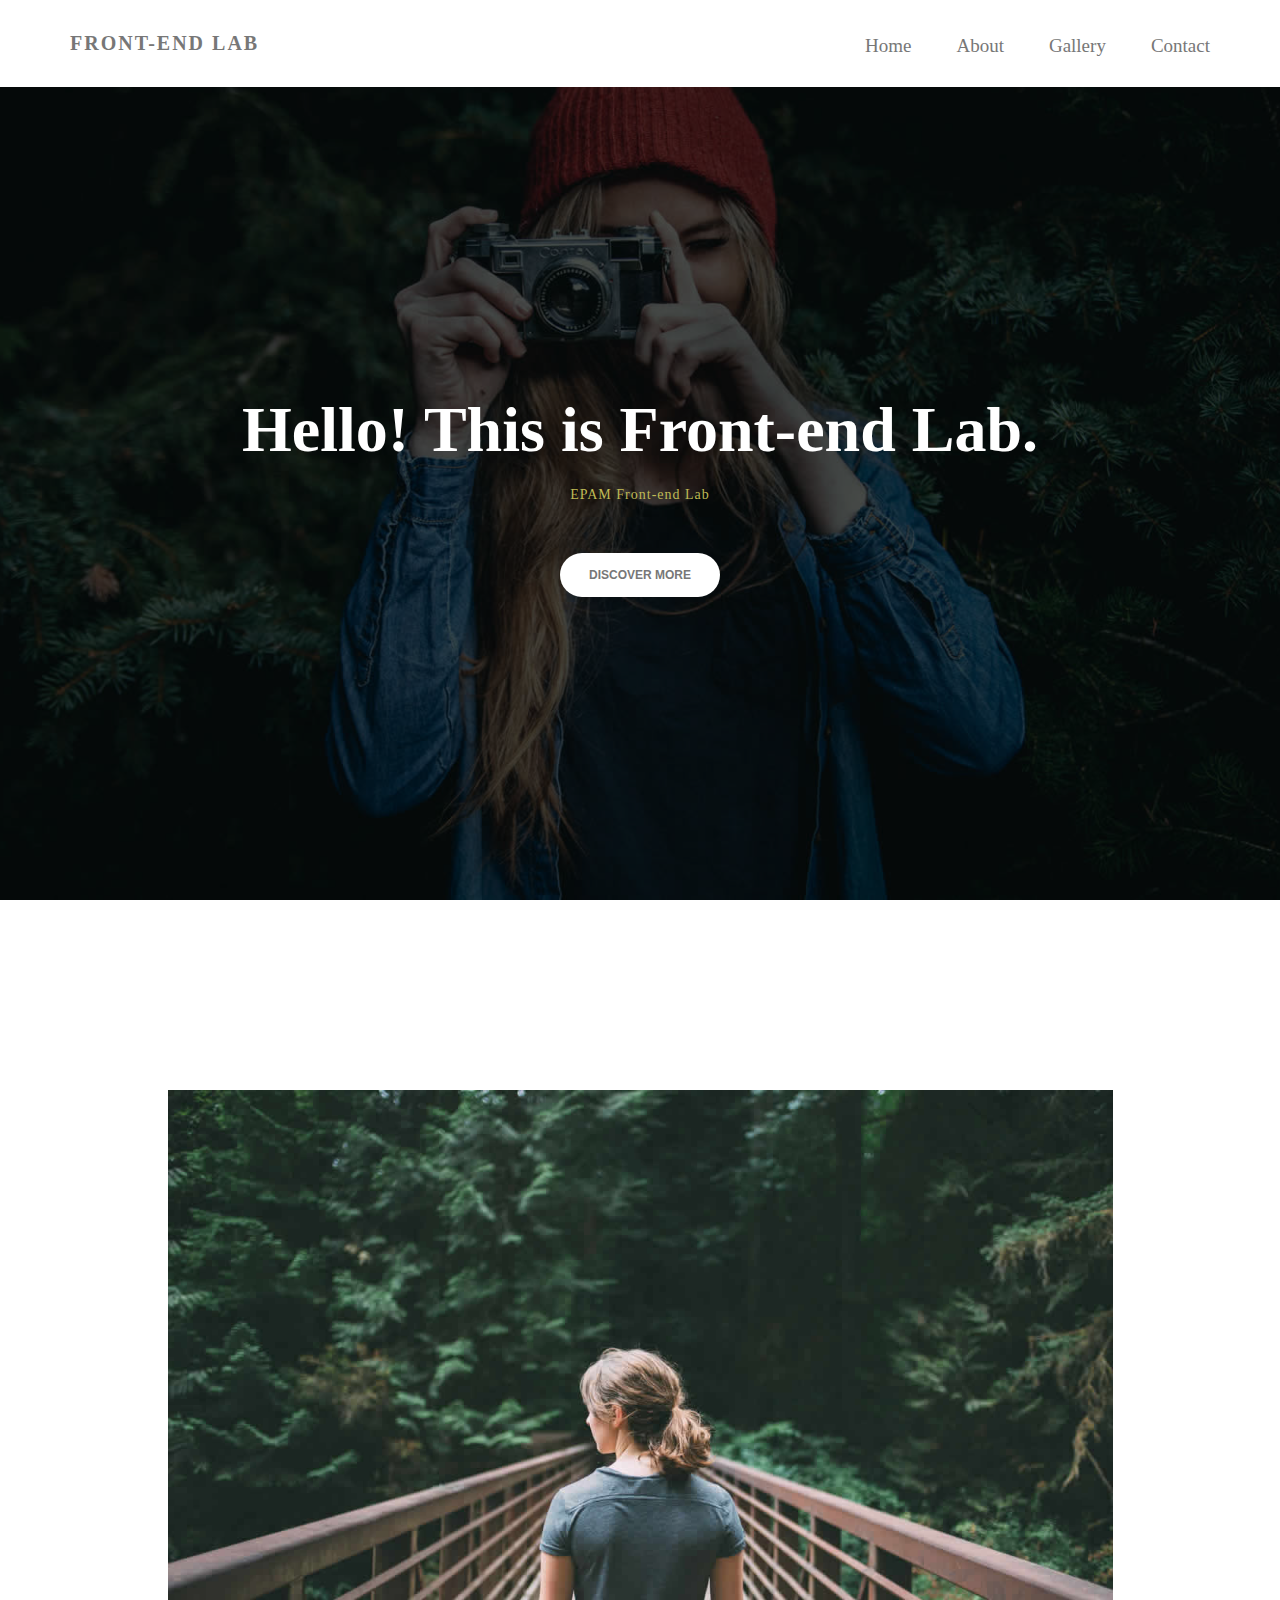
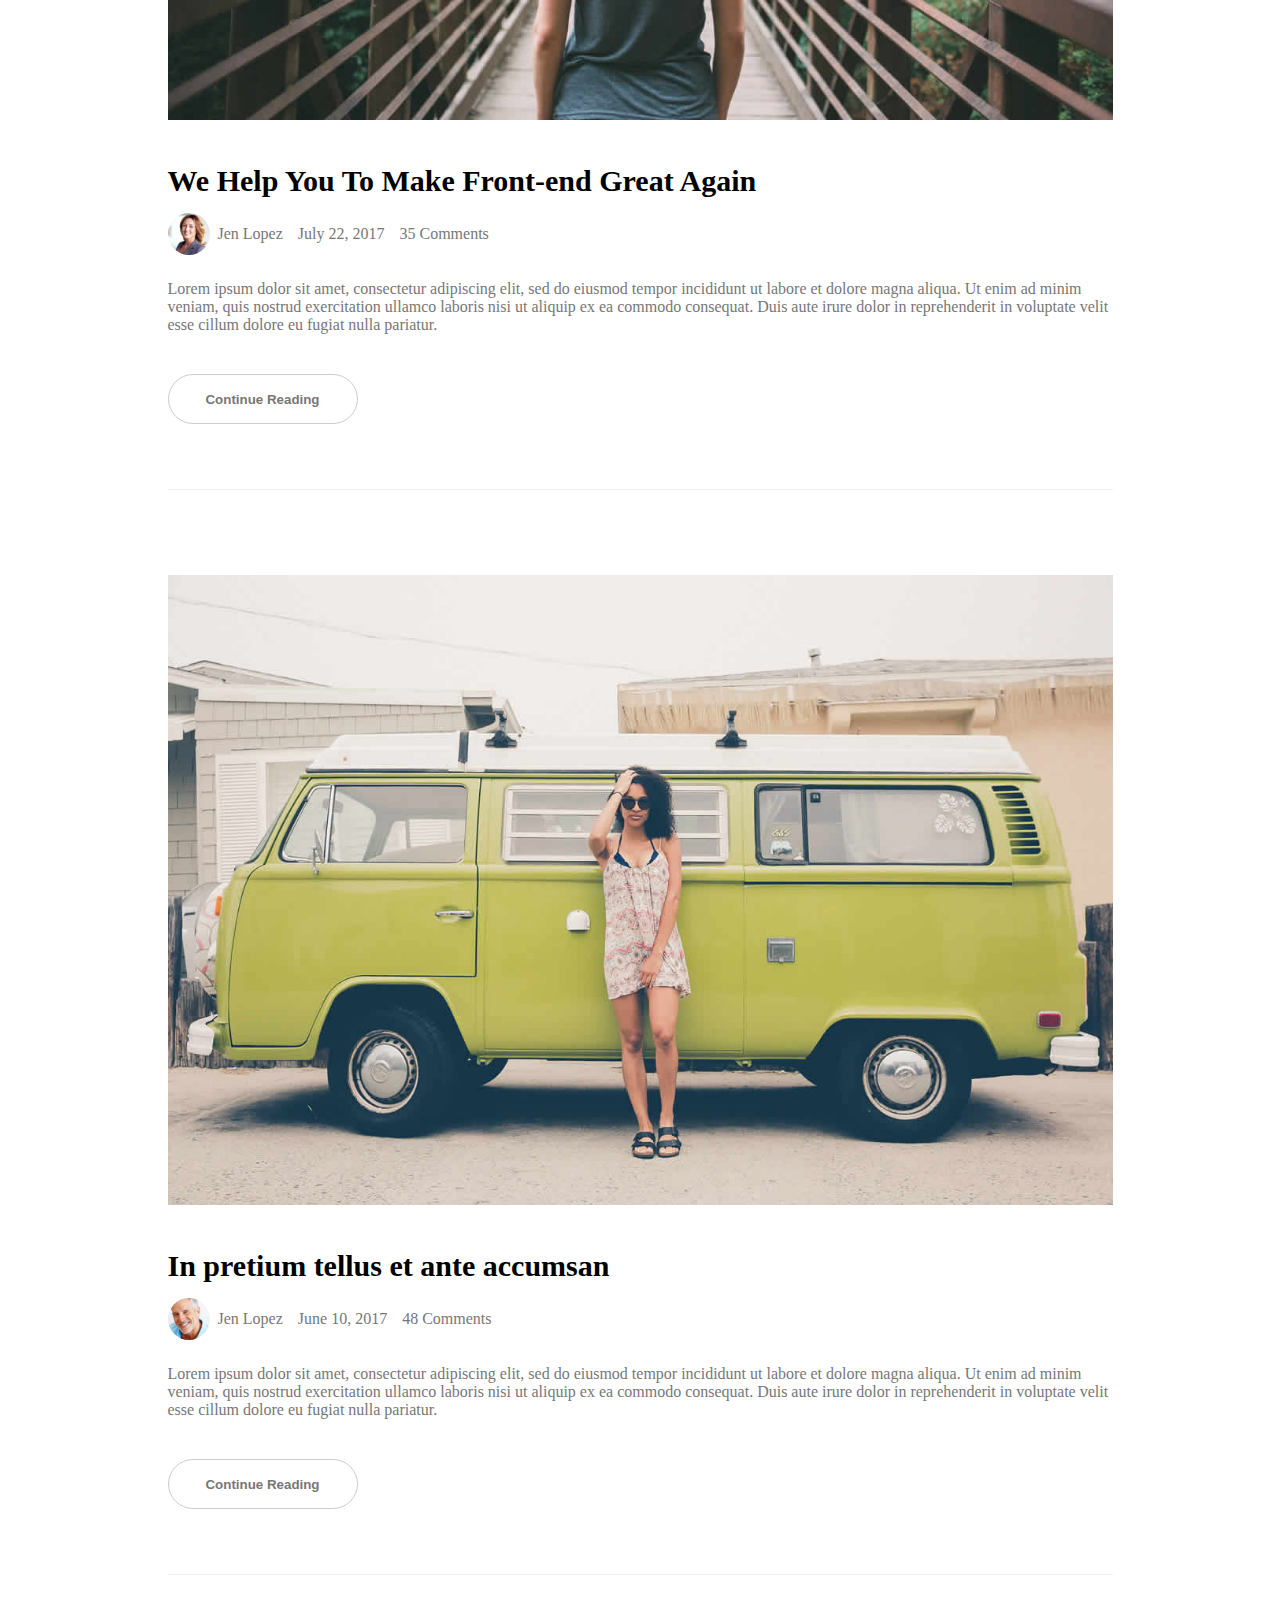
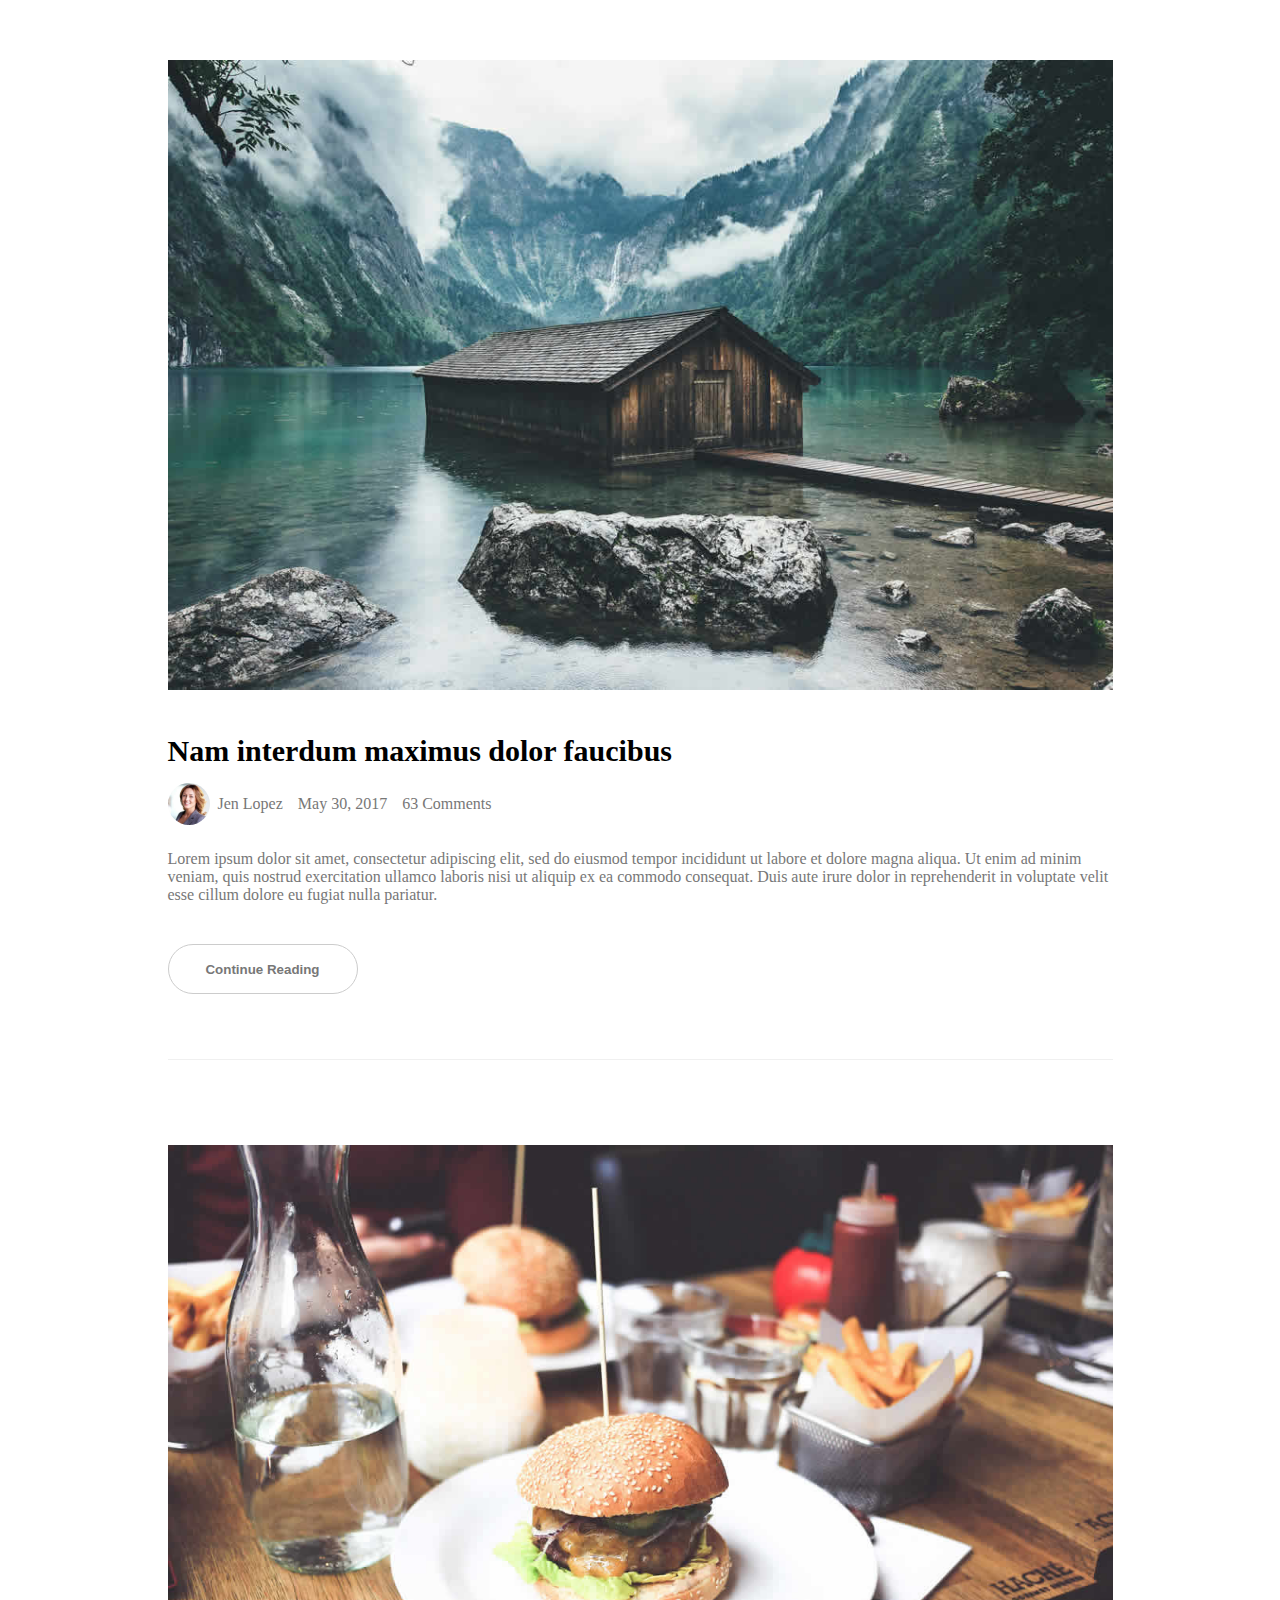
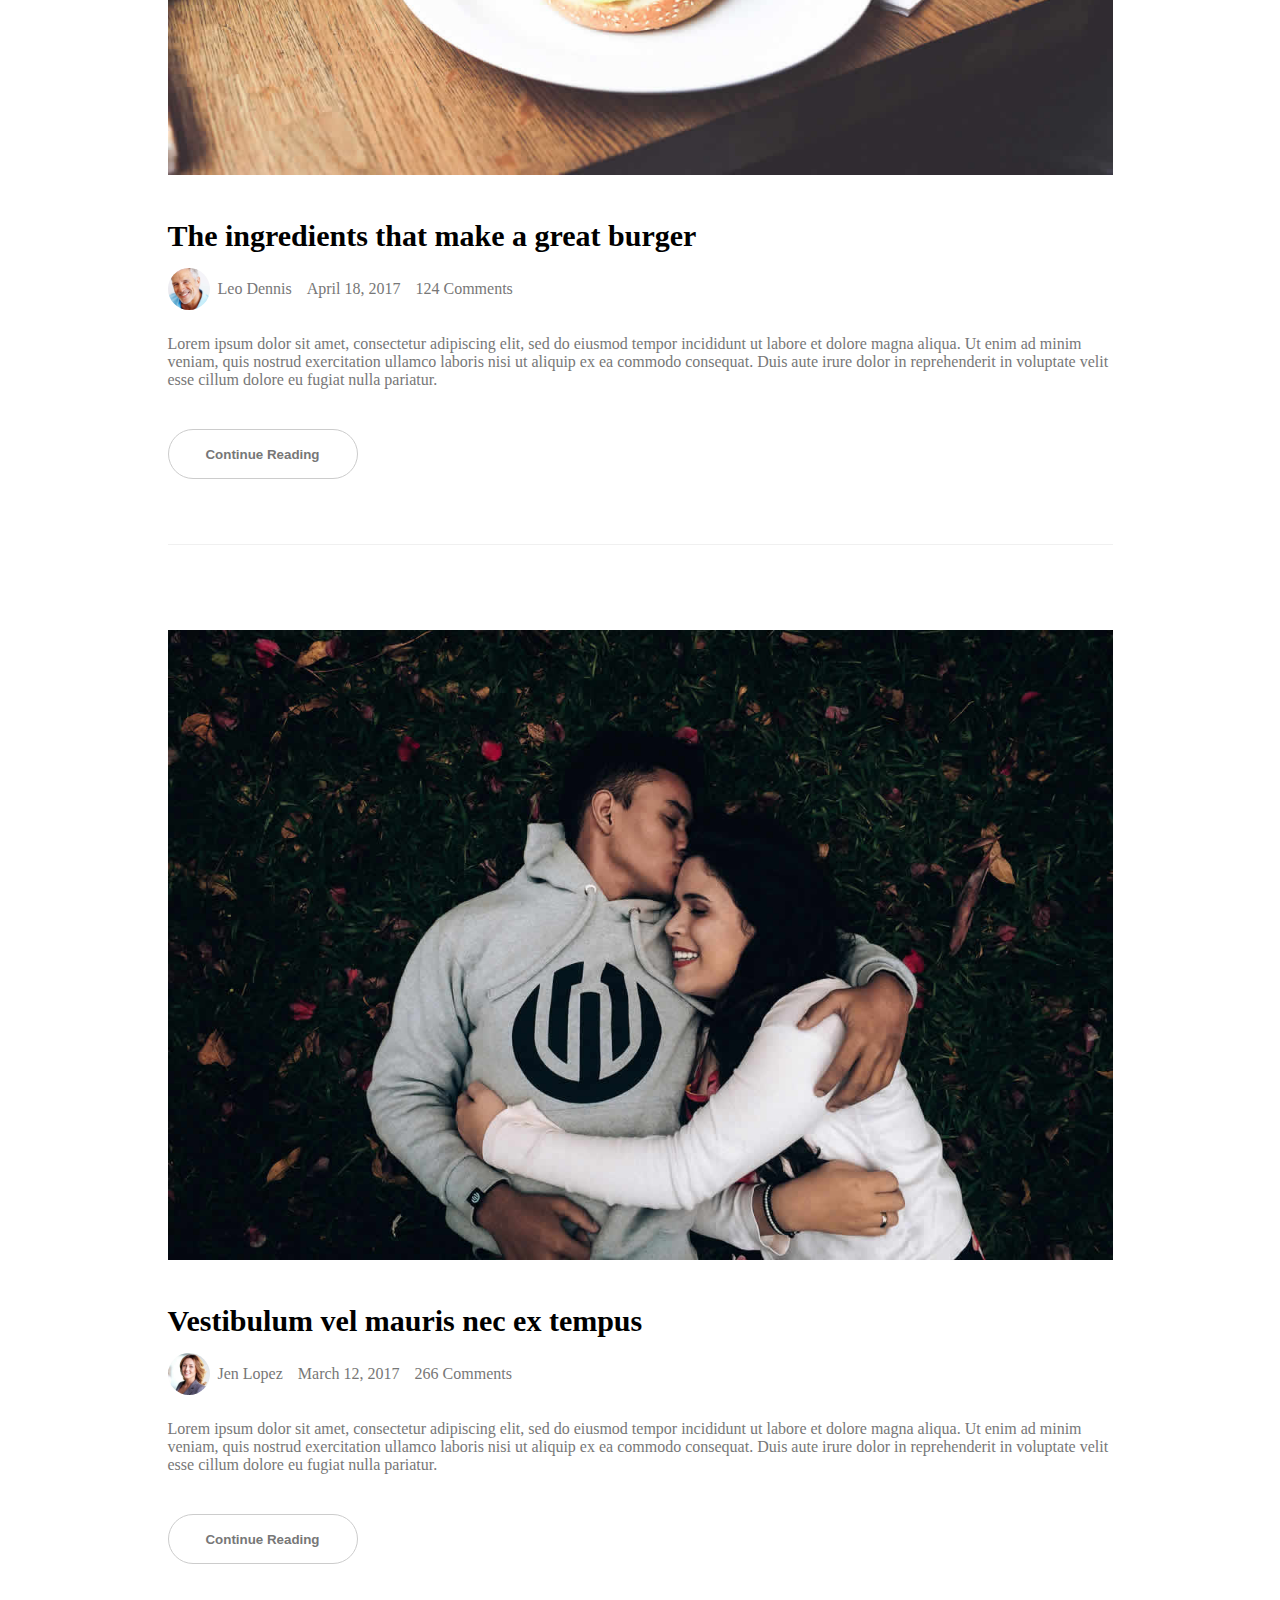
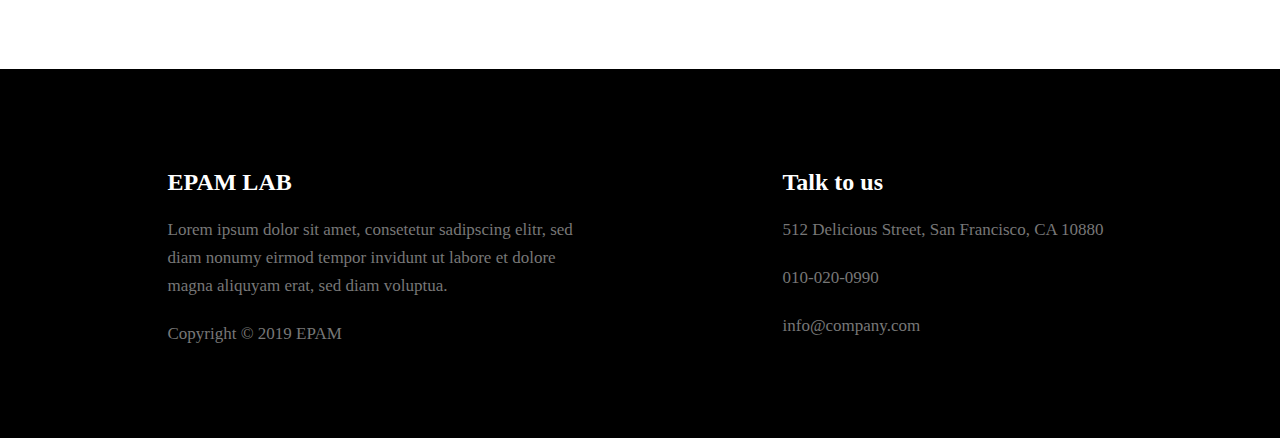
<file: FL12_HW4/homework/index.html>
<!DOCTYPE html>
<html lang="zxx">
<head>
    <meta charset="UTF-8">
    <meta name="viewport" content="width=device-width, initial-scale=1.0">
    <meta http-equiv="X-UA-Compatible" content="ie=edge">
    <title>Document</title>

        
    <link rel="stylesheet" href="css/style.css">
</head>
<body>
    <header class="header">
        <div class="header_wrap">
            <div class="header_logo">
                Front-end Lab
            </div>
            <nav class="nav">
                <ul class="nav_list">
                    <li class="nav_item"><a href="#" class="nav_link">
                        Home
                    </a></li>
                    <li class="nav_item"><a href="#" class="nav_link">
                        About
                    </a></li>
                    <li class="nav_item"><a href="#" class="nav_link">
                        Gallery
                    </a></li>
                    <li class="nav_item"><a href="#" class="nav_link">
                        Contact
                    </a></li>
                </ul>
            </nav>
        </div>
    </header>

    <section class="hero">
        <div class="hero_black">
            <div class="hero_wrap">
                <h1 class="hero_title">
                    Hello! This is Front-end Lab.
                </h1>
                <p class="hero_text">
                    EPAM Front-end Lab
                </p>
                <button class="hero_btn">
                    Discover More
                </button>
            </div>
        </div>
        
    </section>

    <main class="section">
        <div class="section_wrap">
            <div class="section_item">
                <img src="./img/blog-image1.jpg" alt="blog-image" class="section_item_img">
                <h2 class="section_item_title">
                    We Help You To Make Front-end Great Again
                </h2>
                <div class="section_item_hero">
  
                    <img src="./img/author-image1.jpg" alt="Jen Lopez" class="section_item_hero_img">
                    <div class="section_item_hero_person">
                        Jen Lopez
                    </div>
                    <div class="section_item_hero_date">
                        July 22, 2017
                    </div>
                    <div class="section_item_hero_comments">
                        35 Comments
                    </div>
                </div>
                <div class="section_item_text">
                    Lorem ipsum dolor sit amet, consectetur adipiscing elit, sed 
                    do eiusmod tempor incididunt ut labore et dolore magna aliqua. 
                    Ut enim ad minim veniam, quis nostrud exercitation ullamco 
                    laboris nisi ut aliquip ex ea commodo consequat. Duis aute 
                    irure dolor in reprehenderit in voluptate velit esse cillum 
                    dolore eu fugiat nulla pariatur.
                </div>
                <button class="section_item_btn">
                    Continue Reading
                </button>
            </div>
            <div class="section_item">
                <img src="./img/blog-image2.jpg" alt="blog-image2" class="section_item_img">
                <h2 class="section_item_title">
                    In pretium tellus et ante accumsan
                </h2>
                <div class="section_item_hero">
                    
                    <img src="./img/author-image2.jpg" alt="Leo Dennis" class="section_item_hero_img">
                    
                    <div class="section_item_hero_person">
                        Jen Lopez
                    </div>
                    <div class="section_item_hero_date">
                        June 10, 2017 
                    </div>
                    <div class="section_item_hero_comments">
                        48 Comments 
                    </div>
                </div>
                <div class="section_item_text">
                    Lorem ipsum dolor sit amet, consectetur adipiscing elit, sed 
                    do eiusmod tempor incididunt ut labore et dolore magna aliqua. 
                    Ut enim ad minim veniam, quis nostrud exercitation ullamco 
                    laboris nisi ut aliquip ex ea commodo consequat. Duis aute 
                    irure dolor in reprehenderit in voluptate velit esse cillum 
                    dolore eu fugiat nulla pariatur.
                </div>
                <button class="section_item_btn">
                    Continue Reading
                </button>
            </div>
            <div class="section_item">
                <img src="./img/blog-image3.jpg" alt="blog-image3" class="section_item_img">
                <h2 class="section_item_title">
                    Nam interdum maximus dolor faucibus
                </h2>
                <div class="section_item_hero">
                    
                    <img src="./img/author-image1.jpg" alt="Jen Lopez" class="section_item_hero_img">
           
                    <div class="section_item_hero_person">
                        Jen Lopez
                    </div>
                    <div class="section_item_hero_date">
                        May 30, 2017 
                    </div>
                    <div class="section_item_hero_comments">
                        63 Comments
                    </div>
                </div>
                <div class="section_item_text">
                    Lorem ipsum dolor sit amet, consectetur adipiscing elit, sed 
                    do eiusmod tempor incididunt ut labore et dolore magna aliqua. 
                    Ut enim ad minim veniam, quis nostrud exercitation ullamco 
                    laboris nisi ut aliquip ex ea commodo consequat. Duis aute 
                    irure dolor in reprehenderit in voluptate velit esse cillum 
                    dolore eu fugiat nulla pariatur.
                </div>
                <button class="section_item_btn">
                    Continue Reading
                </button>
            </div>
            <div class="section_item">
                <img src="./img/blog-image4.jpg" alt="blog-image4" class="section_item_img">
                <h2 class="section_item_title">
                    The ingredients that make a great burger
                </h2>
                <div class="section_item_hero">
                 
                    <img src="./img/author-image2.jpg" alt="Leo Dennis" class="section_item_hero_img">
                   
                    <div class="section_item_hero_person">
                        Leo Dennis
                    </div>
                    <div class="section_item_hero_date">
                        April 18, 2017 
                    </div>
                    <div class="section_item_hero_comments">
                        124 Comments 
                    </div>
                </div>
                <div class="section_item_text">
                    Lorem ipsum dolor sit amet, consectetur adipiscing elit, sed 
                    do eiusmod tempor incididunt ut labore et dolore magna aliqua. 
                    Ut enim ad minim veniam, quis nostrud exercitation ullamco 
                    laboris nisi ut aliquip ex ea commodo consequat. Duis aute 
                    irure dolor in reprehenderit in voluptate velit esse cillum 
                    dolore eu fugiat nulla pariatur.
                </div>
                <button class="section_item_btn">
                    Continue Reading
                </button>
            </div>
            <div class="section_item">
                <img src="./img/blog-image5.jpg" alt="blog-image5" class="section_item_img">
                <h2 class="section_item_title">
                    Vestibulum vel mauris nec ex tempus
                </h2>
                <div class="section_item_hero">

                    <img src="./img/author-image1.jpg" alt="Jen Lopez" class="section_item_hero_img">
                
                    <div class="section_item_hero_person">
                        Jen Lopez
                    </div>
                    <div class="section_item_hero_date">
                        March 12, 2017
                    </div>
                    <div class="section_item_hero_comments">
                        266 Comments
                    </div>
                </div>
                <div class="section_item_text">
                    Lorem ipsum dolor sit amet, consectetur adipiscing elit, sed 
                    do eiusmod tempor incididunt ut labore et dolore magna aliqua. 
                    Ut enim ad minim veniam, quis nostrud exercitation ullamco 
                    laboris nisi ut aliquip ex ea commodo consequat. Duis aute 
                    irure dolor in reprehenderit in voluptate velit esse cillum 
                    dolore eu fugiat nulla pariatur.
                </div>
                <button class="section_item_btn">
                    Continue Reading
                </button>
            </div>
        </div>
    </main>
   <footer class="footer">
        <div class="footer_wrap">
            <div class="footer_container footer_container-left">
                <h2 class="footer_item footer_container_title">
                    EPAM LAB
                </h2>
                <div class="footer_item footer_container_text">
                    Lorem ipsum dolor sit amet, consetetur sadipscing elitr, 
                    sed diam nonumy eirmod tempor invidunt ut labore et dolore 
                    magna aliquyam erat, sed diam voluptua.
                </div>
                <div class="footer_item footer_container_text footer_copyright">
                    Copyright © 2019 EPAM
                </div>
            </div>
            <div class="footer_container footer_container footer_container-right">
                <h2 class="footer_item footer_container_title">
                    Talk to us
                </h2>
                <div class="footer_item footer_container_text footer_adress">
                    512 Delicious Street, San Francisco, CA 10880
                </div>
                <div class="footer_item footer_container_text footer_phone">
                    010-020-0990
                </div>
                <div class="footer_item footer_container_text footer_email">
                    info@company.com
                </div>
            </div>
        </div>
    </footer>
</body>
</html>
</file>
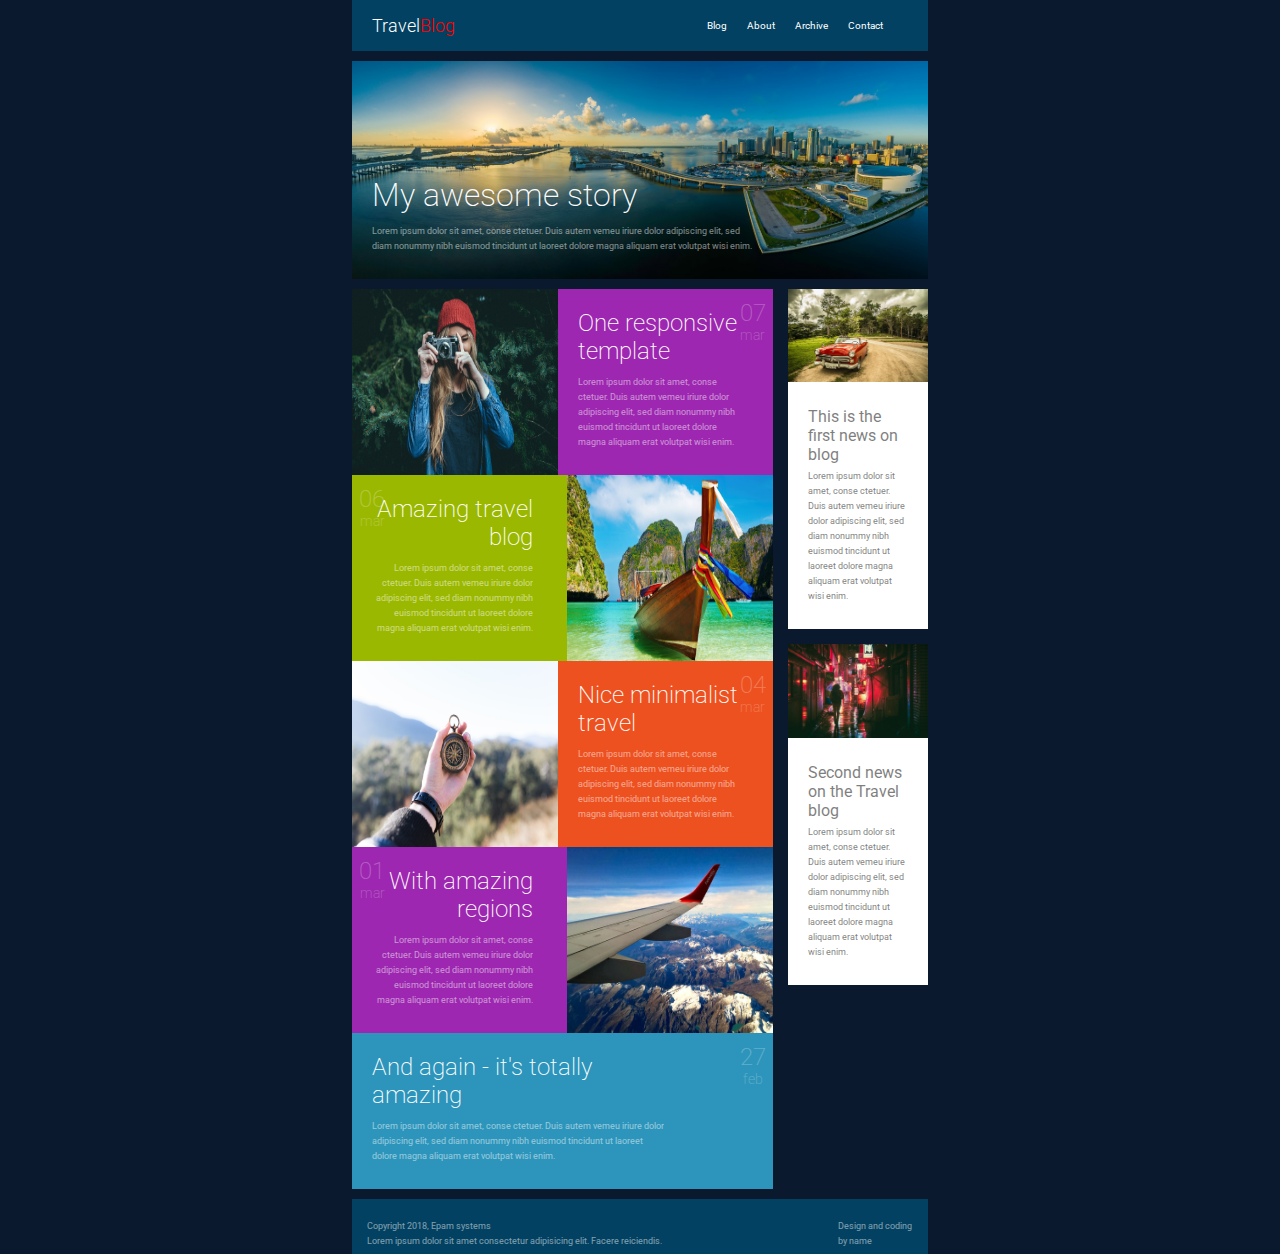
<file: FL12_HW5/homework/index.html>
<!DOCTYPE html>
<html lang="zxx">
<head>
  <meta charset="UTF-8">
  <meta name="viewport" content="width=device-width, initial-scale=1.0">
  <meta http-equiv="X-UA-Compatible" content="ie=edge">
  <link rel="stylesheet" href="css/styles.css">
  <link href='https://fonts.googleapis.com/css?family=Roboto:400,100,300,700&subset=latin,latin-ext' rel='stylesheet' type='text/css'>      
  <title>Responsive</title>
</head>
<body>
  <div class="wrap">
    <header class="header">
      <div class="header_wrap">
        <div class="header_logo">
          Travel<span>Blog</span>
        </div>
        <nav class="nav">
          <div class="burger_line firs"></div>
          <div class="burger_line second"></div>
          <div class="burger_line third"></div>
          <ul class="nav_list">
            <li class="nav_item">
              <a href="#" class="nav_link">Blog</a>
            </li>
            <li class="nav_item">
              <a href="#" class="nav_link">About</a>
            </li>
            <li class="nav_item">
              <a href="#" class="nav_link">Archive</a>
            </li>
            <li class="nav_item">
              <a href="#" class="nav_link">Contact</a>
            </li>
          </ul>
        </nav>
      </div>
    </header>
    <section class="description">
      <div class="description_wrap">
        <h1 class="description_title title">My awesome story</h1>
        <div class="description_text text">
          Lorem ipsum dolor sit amet, conse ctetuer. Duis autem vemeu iriure dolor 
          adipiscing elit, sed diam nonummy nibh euismod tincidunt ut laoreet dolore 
          magna aliquam erat volutpat wisi enim.
        </div>
      </div>
    </section>
    <main class="main">
      <div class="main_wrap">
        <section class="blok_post">
          <div class="post post_1">
            
            <div class="post_description_only ">
              <h2 class="post_description_title title">
                And again - it's totally amazing
              </h2>
              <div class="post_description_text text">
                Lorem ipsum dolor sit amet, conse ctetuer. Duis autem vemeu iriure dolor 
                adipiscing elit, sed diam nonummy nibh euismod tincidunt ut laoreet dolore 
                magna aliquam erat volutpat wisi enim.
              </div>
              <div class="post_date">
                27<span>feb</span>
              </div>
            </div>

          </div>
          <div class="post post_2">
            <div class="post_img-blok">
               <img src="./img/post4.jpg" alt="" class="post_img post_2">
            </div>
            <div class="post_description post_2">
              <h2 class="post_description_title title">
                With amazing regions
              </h2>
              <div class="post_description_text text">
                Lorem ipsum dolor sit amet, conse ctetuer. Duis autem vemeu iriure dolor 
                adipiscing elit, sed diam nonummy nibh euismod tincidunt ut laoreet dolore 
                magna aliquam erat volutpat wisi enim.
              </div>
              <div class="post_date">
                01<span>mar</span>
              </div>
            </div>

          </div>
          <div class="post post_3">
            <div class="post_img-blok">
              <img src="./img/post3.jpg" alt="" class="post_img post_3">
            </div>
            <div class="post_description post_3">
              <h2 class="post_description_title title">
                Nice minimalist travel
              </h2>
              <div class="post_description_text text">
                Lorem ipsum dolor sit amet, conse ctetuer. Duis autem vemeu iriure dolor 
                adipiscing elit, sed diam nonummy nibh euismod tincidunt ut laoreet dolore 
                magna aliquam erat volutpat wisi enim.
              </div>
              <div class="post_date">
                04<span>mar</span>
              </div>
            </div>

          </div>
          <div class="post post_4">
            <div class="post_img-blok">
              <img src="./img/post2.jpg" alt="" class="post_img post_4">
            </div>
            <div class="post_description post_4">
              <h2 class="post_description_title title">
                Amazing travel blog
              </h2>
              <div class="post_description_text text">
                Lorem ipsum dolor sit amet, conse ctetuer. Duis autem vemeu iriure dolor 
                adipiscing elit, sed diam nonummy nibh euismod tincidunt ut laoreet dolore 
                magna aliquam erat volutpat wisi enim.
              </div>
              <div class="post_date">
                06<span>mar</span>
              </div>
            </div>

          </div>
          <div class="post post_5">
            <div class="post_img-blok">
              <img src="./img/post1.jpg" alt="" class="post_img post_5">
            </div>
            <div class="post_description post_5">
              <h2 class="post_description_title title">
                One responsive template
              </h2>
              <div class="post_description_text text">
                Lorem ipsum dolor sit amet, conse ctetuer. Duis autem vemeu iriure dolor 
                adipiscing elit, sed diam nonummy nibh euismod tincidunt ut laoreet dolore 
                magna aliquam erat volutpat wisi enim.
              </div>
              <div class="post_date">
                07<span>mar</span>
              </div>
            </div>

          </div>
        </section>
        <aside class="news-blok">
          <div class="news-blok_item">
            <img src="./img/news1.jpg" alt="" class="news-blok_img">
            <div class="news-blok_desc">
              <div class="news-blok_desc_title">
                This is the first news on blog
              </div>
              <div class="news-blok_desc_text text">
                Lorem ipsum dolor sit amet, conse ctetuer. Duis autem vemeu iriure dolor 
                adipiscing elit, sed diam nonummy nibh euismod tincidunt ut laoreet dolore 
                magna aliquam erat volutpat wisi enim.
              </div>
            </div>

          </div>
          <div class="news-blok_item">
            <img src="./img/news2.jpg" alt="" class="news-blok_img">
            <div class="news-blok_desc">
              <div class="news-blok_desc_title">
                Second news on the Travel blog
              </div>
              <div class="news-blok_desc_text text">
                Lorem ipsum dolor sit amet, conse ctetuer. Duis autem vemeu iriure dolor 
                adipiscing elit, sed diam nonummy nibh euismod tincidunt ut laoreet dolore 
                magna aliquam erat volutpat wisi enim.
              </div>
            </div>
          </div>
        </aside>
      </div>
    </main>
    <footer class="footer">
      <div class="footer_container-left ">
        <div class="footer_copy text">
          Copyright 2018, Epam systems
        </div>
        <div class="footer_desc text">
          Lorem ipsum dolor sit amet consectetur adipisicing elit. Facere reiciendis.
        </div>
      </div>
      <div class="footer_container-right">
        <div class="footer_design text">
          Design and coding
          by name
        </div>
      </div>
    </footer>
  </div>
</body>
</html>
</file>
<file: homework/style.css>
html,body,div,span,applet,object,iframe,h1,h2,h3,h4,h5,h6,p,blockquote,pre,a,abbr,acronym,address,big,cite,code,del,dfn,em,font,img,ins,kbd,q,s,samp,small,strike,strong,sub,sup,tt,var,b,u,i,center,dl,dt,dd,ol,ul,li,fieldset,form,label,legend,table,caption,tbody,tfoot,thead,tr,th,td{background:transparent;border:0;margin:0;padding:0;vertical-align:baseline}body{line-height:1}h1,h2,h3,h4,h5,h6{clear:both;font-weight:normal}ol,ul{list-style:none}blockquote{quotes:none}blockquote:before,blockquote:after{content:'';content:none}del{text-decoration:line-through}table{border-collapse:collapse;border-spacing:0}a img{border:0}#container{float:left;margin:0 -240px 0 0;width:100%}#primary,#secondary{float:right;overflow:hidden;width:220px}#secondary{clear:right}#footer{clear:both;width:100%}.one-column #content{margin:0 auto;width:640px}.single-attachment #content{margin:0 auto;width:900px}body,input,textarea,.page-title span,.pingback a.url{font-family:Georgia,"Bitstream Charter",serif}h3#comments-title,h3#reply-title,#access .menu,#access div.menu ul,#cancel-comment-reply-link,.form-allowed-tags,#site-info,#site-title,#wp-calendar,.comment-meta,.comment-body tr th,.comment-body thead th,.entry-content label,.entry-content tr th,.entry-content thead th,.entry-meta,.entry-title,.entry-utility,#respond label,.navigation,.page-title,.pingback p,.reply,.widget-title,.wp-caption-text{font-family:"Helvetica Neue",Arial,Helvetica,"Nimbus Sans L",sans-serif}input[type="submit"]{font-family:"Helvetica Neue",Arial,Helvetica,"Nimbus Sans L",sans-serif}pre{font-family:"Courier 10 Pitch",Courier,monospace}code{font-family:Monaco,Consolas,"Andale Mono","DejaVu Sans Mono",monospace}#access .menu-header,div.menu,#colophon,#branding,#main,#wrapper{margin:0 auto;width:940px}#wrapper{background:#fff;margin-top:20px;padding:0 20px}#footer-widget-area{overflow:hidden}#footer-widget-area .widget-area{float:left;margin-right:20px;width:220px}#footer-widget-area #fourth{margin-right:0}#site-info{float:left;font-size:14px;font-weight:bold;width:700px}#site-generator{float:right;width:220px}body{background:#f1f1f1}body,input,textarea{color:#666;font-size:12px;line-height:18px}hr{background-color:#e7e7e7;border:0;clear:both;height:1px;margin-bottom:18px}p{margin-bottom:18px}ul{list-style:square;margin:0 0 18px 1.5em}ol{list-style:decimal;margin:0 0 18px 1.5em}ol ol{list-style:upper-alpha}ol ol ol{list-style:lower-roman}ol ol ol ol{list-style:lower-alpha}ul ul,ol ol,ul ol,ol ul{margin-bottom:0}dl{margin:0 0 24px 0}dt{font-weight:bold}dd{margin-bottom:18px}strong{font-weight:bold}cite,em,i{font-style:italic}big{font-size:131.25%}ins{background:#ffc;text-decoration:none}blockquote{font-style:italic;padding:0 3em}blockquote cite,blockquote em,blockquote i{font-style:normal}pre{background:#f7f7f7;color:#222;line-height:18px;margin-bottom:18px;overflow:auto;padding:1.5em}abbr,acronym{cursor:help}sup,sub{height:0;line-height:1;position:relative;vertical-align:baseline}sup{bottom:1ex}sub{top:.5ex}small{font-size:smaller}input{margin-bottom:10px}input[type="text"],input[type="password"],input[type="email"],input[type="url"],input[type="number"],textarea{background:#f9f9f9;border:1px solid #ccc;box-shadow:inset 1px 1px 1px rgba(0,0,0,0.1);-moz-box-shadow:inset 1px 1px 1px rgba(0,0,0,0.1);-webkit-box-shadow:inset 1px 1px 1px rgba(0,0,0,0.1);padding:2px}a:link{color:#06c}a:visited{color:#743399}a:active,a:hover{color:#ff4b33}.screen-reader-text{clip:rect(1px,1px,1px,1px);overflow:hidden;position:absolute !important;height:1px;width:1px}#header{padding:30px 0 0 0}#site-title{float:left;font-size:30px;line-height:36px;margin:0 0 18px 0;width:700px}#site-title a{color:#000;font-weight:bold;text-decoration:none}#site-description{color:#000;clear:right;float:right;font-style:italic;margin:15px 0 18px 0;opacity:.65;width:220px}#branding img{border-top:4px solid #000;border-bottom:1px solid #000;display:block;float:left}#access{background:#000;display:block;float:left;margin:0 auto;width:940px}#access .menu-header,div.menu{font-size:13px;margin-left:12px;width:928px}#access .menu-header ul,div.menu ul{list-style:none;margin:0}#access .menu-header li,div.menu li{float:left;position:relative}#access a{color:#aaa;display:block;line-height:38px;padding:0 10px;text-decoration:none}#access ul ul{box-shadow:0 3px 3px rgba(0,0,0,0.2);-moz-box-shadow:0 3px 3px rgba(0,0,0,0.2);-webkit-box-shadow:0 3px 3px rgba(0,0,0,0.2);display:none;position:absolute;top:38px;left:0;float:left;width:180px;z-index:99999}#access ul ul li{min-width:180px}#access ul ul ul{left:100%;top:0}#access ul ul a{background:#333;line-height:1em;padding:10px;width:160px;height:auto}#access li:hover>a,#access ul ul:hover>a{background:#333;color:#fff}#access ul li:hover>ul{display:block}#access ul li.current_page_item>a,#access ul li.current_page_ancestor>a,#access ul li.current-menu-ancestor>a,#access ul li.current-menu-item>a,#access ul li.current-menu-parent>a{color:#fff}* html #access ul li.current_page_item a,* html #access ul li.current_page_ancestor a,* html #access ul li.current-menu-ancestor a,* html #access ul li.current-menu-item a,* html #access ul li.current-menu-parent a,* html #access ul li a:hover{color:#fff}#main{clear:both;overflow:hidden;padding:40px 0 0 0}#content{margin-bottom:36px}#content,#content input,#content textarea{color:#333;font-size:16px;line-height:24px}#content p,#content ul,#content ol,#content dd,#content pre,#content hr{margin-bottom:24px}#content ul ul,#content ol ol,#content ul ol,#content ol ul{margin-bottom:0}#content pre,#content kbd,#content tt,#content var{font-size:15px;line-height:21px}#content code{font-size:13px}#content dt,#content th{color:#000}#content h1,#content h2,#content h3,#content h4,#content h5,#content h6{color:#000;line-height:1.5em;margin:0 0 20px 0}#content table{border:1px solid #e7e7e7;margin:0 -1px 24px 0;text-align:left;width:100%}#content tr th,#content thead th{color:#777;font-size:12px;font-weight:bold;line-height:18px;padding:9px 24px;border-right:1px solid #e7e7e7}#content tr td{border-top:1px solid #e7e7e7;padding:6px 24px;border-right:1px solid #e7e7e7}#content tr.odd td{background:#f2f7fc}.hentry{margin:0 0 48px 0}.home .sticky{background:#f2f7fc;border-top:4px solid #000;margin-left:-20px;margin-right:-20px;padding:18px 20px}.single .hentry{margin:0 0 36px 0}.page-title{color:#000;font-size:14px;font-weight:bold;margin:0 0 36px 0}.page-title span{color:#333;font-size:16px;font-style:italic;font-weight:normal}.page-title a:link,.page-title a:visited{color:#777;text-decoration:none}.page-title a:active,.page-title a:hover{color:#ff4b33}#content .entry-title{color:#000;font-size:21px;font-weight:bold;line-height:1.3em;margin-bottom:0}.entry-title a:link,.entry-title a:visited{color:#000;text-decoration:none}.entry-title a:active,.entry-title a:hover{color:#ff4b33}.entry-meta{color:#777;font-size:12px}.entry-meta abbr,.entry-utility abbr{border:0}.entry-meta abbr:hover,.entry-utility abbr:hover{border-bottom:1px dotted #666}.single-author .by-author{position:absolute !important;clip:rect(1px 1px 1px 1px);clip:rect(1px,1px,1px,1px)}.entry-content,.entry-summary{clear:both;padding:12px 0 0 0}.entry-content .more-link{white-space:nowrap}#content .entry-summary p:last-child{margin-bottom:12px}.entry-content fieldset{border:1px solid #e7e7e7;margin:0 0 24px 0;padding:24px}.entry-content fieldset legend{background:#fff;color:#000;font-weight:bold;padding:0 24px}.entry-content input{margin:0 0 24px 0}.entry-content input.file,.entry-content input.button{margin-right:24px}.entry-content label{color:#777;font-size:12px}.entry-content select{margin:0 0 24px 0}.entry-content sup,.entry-content sub{font-size:10px}.entry-content blockquote.left{float:left;margin-left:0;margin-right:24px;text-align:right;width:33%}.entry-content blockquote.right{float:right;margin-left:24px;margin-right:0;text-align:left;width:33%}.page-link{clear:both;color:#000;font-weight:bold;line-height:48px;word-spacing:.5em}.page-link a:link,.page-link a:visited{background:#f1f1f1;color:#333;font-weight:normal;padding:.5em .75em;text-decoration:none}.home .sticky .page-link a{background:#d9e8f7}.page-link a:active,.page-link a:hover{color:#ff4b33}body.page .edit-link{clear:both;display:block}#entry-author-info{background:#f2f7fc;border-top:4px solid #000;clear:both;font-size:14px;line-height:20px;margin:24px 0;overflow:hidden;padding:18px 20px}#entry-author-info #author-avatar{background:#fff;border:1px solid #e7e7e7;float:left;height:60px;margin:0 -104px 0 0;padding:11px}#entry-author-info #author-description{float:left;margin:0 0 0 104px}#entry-author-info h2{color:#000;font-size:100%;font-weight:bold;margin-bottom:0}.entry-utility{clear:both;color:#777;font-size:12px;line-height:18px}.entry-meta a,.entry-utility a{color:#777}.entry-meta a:hover,.entry-utility a:hover{color:#ff4b33}#content .video-player{padding:0}.format-standard .wp-video,.format-standard .wp-audio-shortcode,.format-audio .wp-audio-shortcode,.format-standard .video-player{margin-bottom:24px}.home #content .format-aside p,.home #content .category-asides p{font-size:14px;line-height:20px;margin-bottom:10px;margin-top:0}.format-gallery .size-thumbnail img,.category-gallery .size-thumbnail img{border:10px solid #f1f1f1;margin-bottom:0}.format-gallery .gallery-thumb,.category-gallery .gallery-thumb{float:left;margin-right:20px;margin-top:-4px}.home #content .format-gallery .entry-utility,.home #content .category-gallery .entry-utility{padding-top:4px}.attachment .entry-content .entry-caption{font-size:140%;margin-top:24px}.attachment .entry-content .nav-previous a:before{content:'\2190\00a0'}.attachment .entry-content .nav-next a:after{content:'\00a0\2192'}#content img.size-auto,#content img.size-full,#content img.size-large,#content img.size-medium,#content .entry-attachment img,#content .widget-container img{max-width:100%;height:auto}#ie8 #content img.size-auto,#ie8 #content img.size-full,#ie8 #content img.size-large,#ie8 #content img.size-medium,#ie8 #content .entry-attachment img{width:auto}.alignleft,img.alignleft{display:inline;float:left;margin-right:24px;margin-top:4px}.alignright,img.alignright{display:inline;float:right;margin-left:24px;margin-top:4px}.aligncenter,img.aligncenter{clear:both;display:block;margin-left:auto;margin-right:auto}img.alignleft,img.alignright,img.aligncenter{margin-bottom:12px}.wp-caption{background:#f1f1f1;line-height:18px;margin-bottom:20px;max-width:100%;padding:4px;text-align:center}.wp-caption img{margin:5px 5px 0;max-width:622px}.wp-caption p.wp-caption-text{color:#777;font-size:12px;margin:5px}.wp-smiley{margin:0}.gallery{margin:0 auto 18px}.gallery .gallery-item{float:left;margin-top:0;text-align:center}.gallery-columns-1 .gallery-item{width:100%}.gallery-columns-2 .gallery-item{width:50%}.gallery-columns-3 .gallery-item{width:33%}.gallery-columns-4 .gallery-item{width:25%}.gallery-columns-5 .gallery-item{width:20%}.gallery-columns-6 .gallery-item{width:16%}.gallery-columns-7 .gallery-item{width:14%}.gallery-columns-8 .gallery-item{width:12%}.gallery-columns-9 .gallery-item{width:11%}.gallery-columns-1 img{max-width:620px}.gallery-columns-2 img{max-width:288px}.gallery-columns-3 img{max-width:177px}.gallery-columns-4 img{max-width:122px}.gallery-columns-5 img{max-width:88px}.gallery-columns-6 img{max-width:66px}.gallery-columns-7 img{max-width:50px}.gallery-columns-8 img{max-width:39px}.gallery-columns-9 img{max-width:29px}.gallery-item img{height:auto}.gallery-columns-2 .attachment-medium{max-width:92%;height:auto}.gallery-columns-4 .attachment-thumbnail{max-width:84%;height:auto}.gallery .gallery-caption{color:#777;font-size:12px;margin:0 0 12px}.gallery dl{margin:0}.gallery img{border:10px solid #f1f1f1}.gallery br+br{display:none}#content .entry-attachment img{display:block;margin:0 auto}.navigation{color:#777;font-size:12px;line-height:18px;overflow:hidden}.navigation a:link,.navigation a:visited{color:#777;text-decoration:none}.navigation a:active,.navigation a:hover{color:#ff4b33}.nav-previous{float:left;width:50%}.nav-next{float:right;text-align:right;width:50%}#nav-above{margin:0 0 18px 0}#nav-above{display:none}.paged #nav-above,.single #nav-above{display:block}#nav-below{margin:-18px 0 0 0}#comments{clear:both}#comments .navigation{padding:0 0 18px 0}h3#comments-title,h3#reply-title{color:#000;font-size:20px;font-weight:bold;margin-bottom:0}h3#comments-title{padding:24px 0}.commentlist{list-style:none;margin:0}.commentlist li.comment{border-bottom:1px solid #e7e7e7;line-height:24px;margin:0 0 24px 0;padding:0 0 0 56px;position:relative}.commentlist li:last-child{border-bottom:0;margin-bottom:0}#comments .comment-body ul,#comments .comment-body ol{margin-bottom:18px}#comments .comment-body p:last-child{margin-bottom:6px}#comments .comment-body blockquote p:last-child{margin-bottom:24px}.commentlist ol{list-style:decimal}.commentlist .avatar{position:absolute;top:4px;left:0}.comment-author cite{color:#000;font-style:normal;font-weight:bold}.comment-author .says{font-style:italic}.comment-meta{font-size:12px;margin:0 0 18px 0}.comment-meta a:link,.comment-meta a:visited{color:#777;text-decoration:none}.comment-meta a:active,.comment-meta a:hover{color:#ff4b33}.commentlist .bypostauthor>div{background:#f2f7fc;border-top:4px solid #000;margin-bottom:10px;padding:10px 0 0 20px}.reply{font-size:12px;padding:0 0 24px 0}.reply a,a.comment-edit-link{color:#777}.reply a:hover,a.comment-edit-link:hover{color:#ff4b33}.commentlist .children{list-style:none;margin:0}.commentlist .children li{border:0;margin:0}.nopassword,.nocomments{display:none}#comments .pingback{border-bottom:1px solid #e7e7e7;margin-bottom:18px;padding-bottom:18px}.commentlist li.comment+li.pingback{margin-top:-6px}#comments .pingback p{color:#777;display:block;font-size:12px;line-height:18px;margin:0}#comments .pingback .url{font-size:13px;font-style:italic}input[type="submit"]{color:#333}form{text-align:right}input{width:200px}#respond{border-top:1px solid #e7e7e7;margin:24px 0;overflow:hidden;position:relative}#respond p{margin:0}#respond .comment-notes{margin-bottom:1em}.form-allowed-tags{line-height:1em}.children #respond{margin:0 48px 0 0}h3#reply-title{margin:18px 0}#comments-list #respond{margin:0 0 18px 0}#comments-list ul #respond{margin:0}#cancel-comment-reply-link{font-size:12px;font-weight:normal;line-height:18px}#respond .required{color:#ff4b33;font-weight:bold}#respond label{color:#777;font-size:12px}#respond input{margin:0 0 9px;width:98%}#respond textarea{width:98%}#respond .form-allowed-tags{color:#777;font-size:12px;line-height:18px}#respond .form-allowed-tags code{font-size:11px}#respond .form-submit{margin:12px 0}#respond .form-submit input{font-size:14px;width:auto}.widget-area ul{list-style:none;margin-left:0}.widget-area ul ul{list-style:square;margin-left:1.3em}.widget-area select{max-width:100%}.widget_search #s{width:60%}.widget_search label{display:none}.widget-container{word-wrap:break-word;-webkit-hyphens:auto;-moz-hyphens:auto;hyphens:auto;margin:0 0 18px 0}.widget-container .wp-caption img{margin:auto}.widget-container.widget_image .wp-caption{width:auto}.widget-container.widget_image .wp-caption img{margin-left:-8px}.widget-title{color:#222;font-size:14px;font-weight:bold}.widget-area a:link,.widget-area a:visited{text-decoration:none}.widget-area a:active,.widget-area a:hover{text-decoration:underline}.widget-area .entry-meta{font-size:11px}#wp_tag_cloud div{line-height:1.6em}#wp-calendar{width:100%}#wp-calendar caption{color:#222;font-size:14px;font-weight:bold;padding-bottom:4px;text-align:left}#wp-calendar thead{font-size:11px}#wp-calendar tbody{color:#aaa}#wp-calendar tbody td{background:#f5f5f5;border:1px solid #fff;padding:3px 0 2px;text-align:center}#wp-calendar tbody .pad{background:0}#wp-calendar tfoot #next{text-align:right}.widget_rss a.rsswidget{color:#000}.widget_rss a.rsswidget:hover{color:#ff4b33}.widget_rss .widget-title img{width:11px;height:11px}#main .widget-area ul{margin-left:0;padding:0 20px 0 0}#main .widget-area ul ul{border:0;margin-left:1.3em;padding:0}#main .widget-container.music-player ul{margin:0}#footer{margin-bottom:20px}#colophon{border-top:4px solid #000;margin-top:-4px;overflow:hidden;padding:18px 0}#site-info{font-weight:bold}#site-info a{color:#000;text-decoration:none}#site-generator{font-style:italic;position:relative}#site-generator a{background:url(images/wordpress.png) center left no-repeat;color:#666;display:inline-block;line-height:16px;padding-left:20px;text-decoration:none}#site-generator a:hover{text-decoration:underline}img#wpstats{display:block;margin:0 auto 10px}pre{-webkit-text-size-adjust:140%}code{-webkit-text-size-adjust:160%}#access,.entry-meta,.entry-utility,.navigation,.widget-area{-webkit-text-size-adjust:120%}#site-description{-webkit-text-size-adjust:none}@media print{body{background:none !important}#wrapper{clear:both !important;display:block !important;float:none !important;position:relative !important}#header{border-bottom:2pt solid #000;padding-bottom:18pt}#colophon{border-top:2pt solid #000}#site-title,#site-description{float:none;line-height:1.4em;margin:0;padding:0}#site-title{font-size:13pt}.entry-content{font-size:14pt;line-height:1.6em}.entry-title{font-size:21pt}#access,#branding img,#respond,.comment-edit-link,.edit-link,.navigation,.page-link,.widget-area{display:none !important}#container,#header,#footer{margin:0;width:100%}#content,.one-column #content{margin:24pt 0 0;width:100%}.wp-caption p{font-size:11pt}#site-info,#site-generator{float:none;width:auto}#colophon{width:auto}img#wpstats{display:none}#site-generator a{margin:0;padding:0}#entry-author-info{border:1px solid #e7e7e7}#main{display:inline}.home .sticky{border:0}}img{width:140px;vertical-align:middle;display:block;margin:0 auto;margin-left:calc(50% - 50px);margin-bottom:20px}nav>a{padding:10px;color:#0279c1}nav>a b:hover{color:#00527a}nav>a:visited{color:#0279c1}article{padding-left:10px}footer{margin-top:20px;padding:40px 20px;text-align:center;background:#3333}
</file>
<file: FL12_HW1/homework/style.css>
html,body,div,span,applet,object,iframe,h1,h2,h3,h4,h5,h6,p,blockquote,pre,a,abbr,acronym,address,big,cite,code,del,dfn,em,font,img,ins,kbd,q,s,samp,small,strike,strong,sub,sup,tt,var,b,u,i,center,dl,dt,dd,ol,ul,li,fieldset,form,label,legend,table,caption,tbody,tfoot,thead,tr,th,td{background:transparent;border:0;margin:0;padding:0;vertical-align:baseline}body{line-height:1}h1,h2,h3,h4,h5,h6{clear:both;font-weight:normal}ol,ul{list-style:none}blockquote{quotes:none}blockquote:before,blockquote:after{content:'';content:none}del{text-decoration:line-through}table{border-collapse:collapse;border-spacing:0}a img{border:0}#container{float:left;margin:0 -240px 0 0;width:100%}#primary,#secondary{float:right;overflow:hidden;width:220px}#secondary{clear:right}#footer{clear:both;width:100%}.one-column #content{margin:0 auto;width:640px}.single-attachment #content{margin:0 auto;width:900px}body,input,textarea,.page-title span,.pingback a.url{font-family:Georgia,"Bitstream Charter",serif}h3#comments-title,h3#reply-title,#access .menu,#access div.menu ul,#cancel-comment-reply-link,.form-allowed-tags,#site-info,#site-title,#wp-calendar,.comment-meta,.comment-body tr th,.comment-body thead th,.entry-content label,.entry-content tr th,.entry-content thead th,.entry-meta,.entry-title,.entry-utility,#respond label,.navigation,.page-title,.pingback p,.reply,.widget-title,.wp-caption-text{font-family:"Helvetica Neue",Arial,Helvetica,"Nimbus Sans L",sans-serif}input[type="submit"]{font-family:"Helvetica Neue",Arial,Helvetica,"Nimbus Sans L",sans-serif}pre{font-family:"Courier 10 Pitch",Courier,monospace}code{font-family:Monaco,Consolas,"Andale Mono","DejaVu Sans Mono",monospace}#access .menu-header,div.menu,#colophon,#branding,#main,#wrapper{margin:0 auto;width:940px}#wrapper{background:#fff;margin-top:20px;padding:0 20px}#footer-widget-area{overflow:hidden}#footer-widget-area .widget-area{float:left;margin-right:20px;width:220px}#footer-widget-area #fourth{margin-right:0}#site-info{float:left;font-size:14px;font-weight:bold;width:700px}#site-generator{float:right;width:220px}body{background:#f1f1f1}body,input,textarea{color:#666;font-size:12px;line-height:18px}hr{background-color:#e7e7e7;border:0;clear:both;height:1px;margin-bottom:18px}p{margin-bottom:18px}ul{list-style:square;margin:0 0 18px 1.5em}ol{list-style:decimal;margin:0 0 18px 1.5em}ol ol{list-style:upper-alpha}ol ol ol{list-style:lower-roman}ol ol ol ol{list-style:lower-alpha}ul ul,ol ol,ul ol,ol ul{margin-bottom:0}dl{margin:0 0 24px 0}dt{font-weight:bold}dd{margin-bottom:18px}strong{font-weight:bold}cite,em,i{font-style:italic}big{font-size:131.25%}ins{background:#ffc;text-decoration:none}blockquote{font-style:italic;padding:0 3em}blockquote cite,blockquote em,blockquote i{font-style:normal}pre{background:#f7f7f7;color:#222;line-height:18px;margin-bottom:18px;overflow:auto;padding:1.5em}abbr,acronym{cursor:help}sup,sub{height:0;line-height:1;position:relative;vertical-align:baseline}sup{bottom:1ex}sub{top:.5ex}small{font-size:smaller}input{margin-bottom:10px}input[type="text"],input[type="password"],input[type="email"],input[type="url"],input[type="number"],textarea{background:#f9f9f9;border:1px solid #ccc;box-shadow:inset 1px 1px 1px rgba(0,0,0,0.1);-moz-box-shadow:inset 1px 1px 1px rgba(0,0,0,0.1);-webkit-box-shadow:inset 1px 1px 1px rgba(0,0,0,0.1);padding:2px}a:link{color:#06c}a:visited{color:#743399}a:active,a:hover{color:#ff4b33}.screen-reader-text{clip:rect(1px,1px,1px,1px);overflow:hidden;position:absolute !important;height:1px;width:1px}#header{padding:30px 0 0 0}#site-title{float:left;font-size:30px;line-height:36px;margin:0 0 18px 0;width:700px}#site-title a{color:#000;font-weight:bold;text-decoration:none}#site-description{color:#000;clear:right;float:right;font-style:italic;margin:15px 0 18px 0;opacity:.65;width:220px}#branding img{border-top:4px solid #000;border-bottom:1px solid #000;display:block;float:left}#access{background:#000;display:block;float:left;margin:0 auto;width:940px}#access .menu-header,div.menu{font-size:13px;margin-left:12px;width:928px}#access .menu-header ul,div.menu ul{list-style:none;margin:0}#access .menu-header li,div.menu li{float:left;position:relative}#access a{color:#aaa;display:block;line-height:38px;padding:0 10px;text-decoration:none}#access ul ul{box-shadow:0 3px 3px rgba(0,0,0,0.2);-moz-box-shadow:0 3px 3px rgba(0,0,0,0.2);-webkit-box-shadow:0 3px 3px rgba(0,0,0,0.2);display:none;position:absolute;top:38px;left:0;float:left;width:180px;z-index:99999}#access ul ul li{min-width:180px}#access ul ul ul{left:100%;top:0}#access ul ul a{background:#333;line-height:1em;padding:10px;width:160px;height:auto}#access li:hover>a,#access ul ul:hover>a{background:#333;color:#fff}#access ul li:hover>ul{display:block}#access ul li.current_page_item>a,#access ul li.current_page_ancestor>a,#access ul li.current-menu-ancestor>a,#access ul li.current-menu-item>a,#access ul li.current-menu-parent>a{color:#fff}* html #access ul li.current_page_item a,* html #access ul li.current_page_ancestor a,* html #access ul li.current-menu-ancestor a,* html #access ul li.current-menu-item a,* html #access ul li.current-menu-parent a,* html #access ul li a:hover{color:#fff}#main{clear:both;overflow:hidden;padding:40px 0 0 0}#content{margin-bottom:36px}#content,#content input,#content textarea{color:#333;font-size:16px;line-height:24px}#content p,#content ul,#content ol,#content dd,#content pre,#content hr{margin-bottom:24px}#content ul ul,#content ol ol,#content ul ol,#content ol ul{margin-bottom:0}#content pre,#content kbd,#content tt,#content var{font-size:15px;line-height:21px}#content code{font-size:13px}#content dt,#content th{color:#000}#content h1,#content h2,#content h3,#content h4,#content h5,#content h6{color:#000;line-height:1.5em;margin:0 0 20px 0}#content table{border:1px solid #e7e7e7;margin:0 -1px 24px 0;text-align:left;width:100%}#content tr th,#content thead th{color:#777;font-size:12px;font-weight:bold;line-height:18px;padding:9px 24px;border-right:1px solid #e7e7e7}#content tr td{border-top:1px solid #e7e7e7;padding:6px 24px;border-right:1px solid #e7e7e7}#content tr.odd td{background:#f2f7fc}.hentry{margin:0 0 48px 0}.home .sticky{background:#f2f7fc;border-top:4px solid #000;margin-left:-20px;margin-right:-20px;padding:18px 20px}.single .hentry{margin:0 0 36px 0}.page-title{color:#000;font-size:14px;font-weight:bold;margin:0 0 36px 0}.page-title span{color:#333;font-size:16px;font-style:italic;font-weight:normal}.page-title a:link,.page-title a:visited{color:#777;text-decoration:none}.page-title a:active,.page-title a:hover{color:#ff4b33}#content .entry-title{color:#000;font-size:21px;font-weight:bold;line-height:1.3em;margin-bottom:0}.entry-title a:link,.entry-title a:visited{color:#000;text-decoration:none}.entry-title a:active,.entry-title a:hover{color:#ff4b33}.entry-meta{color:#777;font-size:12px}.entry-meta abbr,.entry-utility abbr{border:0}.entry-meta abbr:hover,.entry-utility abbr:hover{border-bottom:1px dotted #666}.single-author .by-author{position:absolute !important;clip:rect(1px 1px 1px 1px);clip:rect(1px,1px,1px,1px)}.entry-content,.entry-summary{clear:both;padding:12px 0 0 0}.entry-content .more-link{white-space:nowrap}#content .entry-summary p:last-child{margin-bottom:12px}.entry-content fieldset{border:1px solid #e7e7e7;margin:0 0 24px 0;padding:24px}.entry-content fieldset legend{background:#fff;color:#000;font-weight:bold;padding:0 24px}.entry-content input{margin:0 0 24px 0}.entry-content input.file,.entry-content input.button{margin-right:24px}.entry-content label{color:#777;font-size:12px}.entry-content select{margin:0 0 24px 0}.entry-content sup,.entry-content sub{font-size:10px}.entry-content blockquote.left{float:left;margin-left:0;margin-right:24px;text-align:right;width:33%}.entry-content blockquote.right{float:right;margin-left:24px;margin-right:0;text-align:left;width:33%}.page-link{clear:both;color:#000;font-weight:bold;line-height:48px;word-spacing:.5em}.page-link a:link,.page-link a:visited{background:#f1f1f1;color:#333;font-weight:normal;padding:.5em .75em;text-decoration:none}.home .sticky .page-link a{background:#d9e8f7}.page-link a:active,.page-link a:hover{color:#ff4b33}body.page .edit-link{clear:both;display:block}#entry-author-info{background:#f2f7fc;border-top:4px solid #000;clear:both;font-size:14px;line-height:20px;margin:24px 0;overflow:hidden;padding:18px 20px}#entry-author-info #author-avatar{background:#fff;border:1px solid #e7e7e7;float:left;height:60px;margin:0 -104px 0 0;padding:11px}#entry-author-info #author-description{float:left;margin:0 0 0 104px}#entry-author-info h2{color:#000;font-size:100%;font-weight:bold;margin-bottom:0}.entry-utility{clear:both;color:#777;font-size:12px;line-height:18px}.entry-meta a,.entry-utility a{color:#777}.entry-meta a:hover,.entry-utility a:hover{color:#ff4b33}#content .video-player{padding:0}.format-standard .wp-video,.format-standard .wp-audio-shortcode,.format-audio .wp-audio-shortcode,.format-standard .video-player{margin-bottom:24px}.home #content .format-aside p,.home #content .category-asides p{font-size:14px;line-height:20px;margin-bottom:10px;margin-top:0}.format-gallery .size-thumbnail img,.category-gallery .size-thumbnail img{border:10px solid #f1f1f1;margin-bottom:0}.format-gallery .gallery-thumb,.category-gallery .gallery-thumb{float:left;margin-right:20px;margin-top:-4px}.home #content .format-gallery .entry-utility,.home #content .category-gallery .entry-utility{padding-top:4px}.attachment .entry-content .entry-caption{font-size:140%;margin-top:24px}.attachment .entry-content .nav-previous a:before{content:'\2190\00a0'}.attachment .entry-content .nav-next a:after{content:'\00a0\2192'}#content img.size-auto,#content img.size-full,#content img.size-large,#content img.size-medium,#content .entry-attachment img,#content .widget-container img{max-width:100%;height:auto}#ie8 #content img.size-auto,#ie8 #content img.size-full,#ie8 #content img.size-large,#ie8 #content img.size-medium,#ie8 #content .entry-attachment img{width:auto}.alignleft,img.alignleft{display:inline;float:left;margin-right:24px;margin-top:4px}.alignright,img.alignright{display:inline;float:right;margin-left:24px;margin-top:4px}.aligncenter,img.aligncenter{clear:both;display:block;margin-left:auto;margin-right:auto}img.alignleft,img.alignright,img.aligncenter{margin-bottom:12px}.wp-caption{background:#f1f1f1;line-height:18px;margin-bottom:20px;max-width:100%;padding:4px;text-align:center}.wp-caption img{margin:5px 5px 0;max-width:622px}.wp-caption p.wp-caption-text{color:#777;font-size:12px;margin:5px}.wp-smiley{margin:0}.gallery{margin:0 auto 18px}.gallery .gallery-item{float:left;margin-top:0;text-align:center}.gallery-columns-1 .gallery-item{width:100%}.gallery-columns-2 .gallery-item{width:50%}.gallery-columns-3 .gallery-item{width:33%}.gallery-columns-4 .gallery-item{width:25%}.gallery-columns-5 .gallery-item{width:20%}.gallery-columns-6 .gallery-item{width:16%}.gallery-columns-7 .gallery-item{width:14%}.gallery-columns-8 .gallery-item{width:12%}.gallery-columns-9 .gallery-item{width:11%}.gallery-columns-1 img{max-width:620px}.gallery-columns-2 img{max-width:288px}.gallery-columns-3 img{max-width:177px}.gallery-columns-4 img{max-width:122px}.gallery-columns-5 img{max-width:88px}.gallery-columns-6 img{max-width:66px}.gallery-columns-7 img{max-width:50px}.gallery-columns-8 img{max-width:39px}.gallery-columns-9 img{max-width:29px}.gallery-item img{height:auto}.gallery-columns-2 .attachment-medium{max-width:92%;height:auto}.gallery-columns-4 .attachment-thumbnail{max-width:84%;height:auto}.gallery .gallery-caption{color:#777;font-size:12px;margin:0 0 12px}.gallery dl{margin:0}.gallery img{border:10px solid #f1f1f1}.gallery br+br{display:none}#content .entry-attachment img{display:block;margin:0 auto}.navigation{color:#777;font-size:12px;line-height:18px;overflow:hidden}.navigation a:link,.navigation a:visited{color:#777;text-decoration:none}.navigation a:active,.navigation a:hover{color:#ff4b33}.nav-previous{float:left;width:50%}.nav-next{float:right;text-align:right;width:50%}#nav-above{margin:0 0 18px 0}#nav-above{display:none}.paged #nav-above,.single #nav-above{display:block}#nav-below{margin:-18px 0 0 0}#comments{clear:both}#comments .navigation{padding:0 0 18px 0}h3#comments-title,h3#reply-title{color:#000;font-size:20px;font-weight:bold;margin-bottom:0}h3#comments-title{padding:24px 0}.commentlist{list-style:none;margin:0}.commentlist li.comment{border-bottom:1px solid #e7e7e7;line-height:24px;margin:0 0 24px 0;padding:0 0 0 56px;position:relative}.commentlist li:last-child{border-bottom:0;margin-bottom:0}#comments .comment-body ul,#comments .comment-body ol{margin-bottom:18px}#comments .comment-body p:last-child{margin-bottom:6px}#comments .comment-body blockquote p:last-child{margin-bottom:24px}.commentlist ol{list-style:decimal}.commentlist .avatar{position:absolute;top:4px;left:0}.comment-author cite{color:#000;font-style:normal;font-weight:bold}.comment-author .says{font-style:italic}.comment-meta{font-size:12px;margin:0 0 18px 0}.comment-meta a:link,.comment-meta a:visited{color:#777;text-decoration:none}.comment-meta a:active,.comment-meta a:hover{color:#ff4b33}.commentlist .bypostauthor>div{background:#f2f7fc;border-top:4px solid #000;margin-bottom:10px;padding:10px 0 0 20px}.reply{font-size:12px;padding:0 0 24px 0}.reply a,a.comment-edit-link{color:#777}.reply a:hover,a.comment-edit-link:hover{color:#ff4b33}.commentlist .children{list-style:none;margin:0}.commentlist .children li{border:0;margin:0}.nopassword,.nocomments{display:none}#comments .pingback{border-bottom:1px solid #e7e7e7;margin-bottom:18px;padding-bottom:18px}.commentlist li.comment+li.pingback{margin-top:-6px}#comments .pingback p{color:#777;display:block;font-size:12px;line-height:18px;margin:0}#comments .pingback .url{font-size:13px;font-style:italic}input[type="submit"]{color:#333}form{text-align:right}input{width:200px}#respond{border-top:1px solid #e7e7e7;margin:24px 0;overflow:hidden;position:relative}#respond p{margin:0}#respond .comment-notes{margin-bottom:1em}.form-allowed-tags{line-height:1em}.children #respond{margin:0 48px 0 0}h3#reply-title{margin:18px 0}#comments-list #respond{margin:0 0 18px 0}#comments-list ul #respond{margin:0}#cancel-comment-reply-link{font-size:12px;font-weight:normal;line-height:18px}#respond .required{color:#ff4b33;font-weight:bold}#respond label{color:#777;font-size:12px}#respond input{margin:0 0 9px;width:98%}#respond textarea{width:98%}#respond .form-allowed-tags{color:#777;font-size:12px;line-height:18px}#respond .form-allowed-tags code{font-size:11px}#respond .form-submit{margin:12px 0}#respond .form-submit input{font-size:14px;width:auto}.widget-area ul{list-style:none;margin-left:0}.widget-area ul ul{list-style:square;margin-left:1.3em}.widget-area select{max-width:100%}.widget_search #s{width:60%}.widget_search label{display:none}.widget-container{word-wrap:break-word;-webkit-hyphens:auto;-moz-hyphens:auto;hyphens:auto;margin:0 0 18px 0}.widget-container .wp-caption img{margin:auto}.widget-container.widget_image .wp-caption{width:auto}.widget-container.widget_image .wp-caption img{margin-left:-8px}.widget-title{color:#222;font-size:14px;font-weight:bold}.widget-area a:link,.widget-area a:visited{text-decoration:none}.widget-area a:active,.widget-area a:hover{text-decoration:underline}.widget-area .entry-meta{font-size:11px}#wp_tag_cloud div{line-height:1.6em}#wp-calendar{width:100%}#wp-calendar caption{color:#222;font-size:14px;font-weight:bold;padding-bottom:4px;text-align:left}#wp-calendar thead{font-size:11px}#wp-calendar tbody{color:#aaa}#wp-calendar tbody td{background:#f5f5f5;border:1px solid #fff;padding:3px 0 2px;text-align:center}#wp-calendar tbody .pad{background:0}#wp-calendar tfoot #next{text-align:right}.widget_rss a.rsswidget{color:#000}.widget_rss a.rsswidget:hover{color:#ff4b33}.widget_rss .widget-title img{width:11px;height:11px}#main .widget-area ul{margin-left:0;padding:0 20px 0 0}#main .widget-area ul ul{border:0;margin-left:1.3em;padding:0}#main .widget-container.music-player ul{margin:0}#footer{margin-bottom:20px}#colophon{border-top:4px solid #000;margin-top:-4px;overflow:hidden;padding:18px 0}#site-info{font-weight:bold}#site-info a{color:#000;text-decoration:none}#site-generator{font-style:italic;position:relative}#site-generator a{background:url(images/wordpress.png) center left no-repeat;color:#666;display:inline-block;line-height:16px;padding-left:20px;text-decoration:none}#site-generator a:hover{text-decoration:underline}img#wpstats{display:block;margin:0 auto 10px}pre{-webkit-text-size-adjust:140%}code{-webkit-text-size-adjust:160%}#access,.entry-meta,.entry-utility,.navigation,.widget-area{-webkit-text-size-adjust:120%}#site-description{-webkit-text-size-adjust:none}@media print{body{background:none !important}#wrapper{clear:both !important;display:block !important;float:none !important;position:relative !important}#header{border-bottom:2pt solid #000;padding-bottom:18pt}#colophon{border-top:2pt solid #000}#site-title,#site-description{float:none;line-height:1.4em;margin:0;padding:0}#site-title{font-size:13pt}.entry-content{font-size:14pt;line-height:1.6em}.entry-title{font-size:21pt}#access,#branding img,#respond,.comment-edit-link,.edit-link,.navigation,.page-link,.widget-area{display:none !important}#container,#header,#footer{margin:0;width:100%}#content,.one-column #content{margin:24pt 0 0;width:100%}.wp-caption p{font-size:11pt}#site-info,#site-generator{float:none;width:auto}#colophon{width:auto}img#wpstats{display:none}#site-generator a{margin:0;padding:0}#entry-author-info{border:1px solid #e7e7e7}#main{display:inline}.home .sticky{border:0}}img{width:140px;vertical-align:middle;display:block;margin:0 auto;margin-left:calc(50% - 50px);margin-bottom:20px}nav>a{padding:10px;color:#0279c1}nav>a b:hover{color:#00527a}nav>a:visited{color:#0279c1}article{padding-left:10px}footer{margin-top:20px;padding:40px 20px;text-align:center;background:#3333}
</file>
<file: FL12_HW2/homework/css/general.css>
/* 

please don't edit this styles

*/

h2.tm-section-title {
    color: lightskyblue;
}

a:focus {
    color: #666;
    outline: 0
}

ul {
    padding: 0;
    margin: 0
}

body {
    background-color: #f5f5f5;
    color: #000;
    font-family: 'Open Sans', Helvetica, Arial, sans-serif;
    font-size: 16px;
    font-weight: 300;
    padding-top: 30px;
    overflow-x: hidden
}

section:before {
    position: absolute;
    z-index: 1
}

.box,
.tm-content-box,
.tm-main-nav {
    background-color: #fff
}

.tm-sidebar {
    z-index: 10;
    position: fixed;
    left: 0;
    right: 0;
    top: 0;
    width: 100%;
}

.tm-sidebar ul{
    margin: 0px;
    display: flex;
}

.tm-main-nav {
    font-size: 1.5em;
    text-align: center
}

.tm-nav-item {
    list-style: none;
    width: 100%;
}

.tm-nav-item-link {
    border: 1px solid transparent;
    color: #666;
    display: block;
    padding: 10px;
    width: 100%;
    -webkit-transition: all .3s ease;
    transition: all .3s ease
}

.carousel-indicators li,
.tm-banner-inner {
    border: 1px solid lightgrey
}


.tm-nav-item-link.active,
.tm-nav-item-link:hover {
    color: #666;
    text-decoration: none;
}

.tm-nav-item-link:focus {
    text-decoration: none
}

.tm-banner-text,
.tm-banner-title,
.tm-section-title {
    color: #666;
    font-weight: 300;
    margin: 0
}

.tm-section-title {
    margin-bottom: 20px
}

.tm-section-title-box {
    margin-bottom: 0
}

.tm-banner-title {
    font-size: 3.3em;
    letter-spacing: 2px;
    text-transform: uppercase
}

.tm-main-content {
    padding-top: 70px;
}

.tm-content-box {
    overflow: hidden;
    margin-bottom: 30px
}

.padding-medium {
    padding: 40px
}

.tm-banner {
    padding: 30px
}

.tm-banner-inner {
    padding: 30px 0;
    height: 100%;
    text-align: center;
    display: flex;
    -webkit-box-orient: vertical;
    -webkit-box-direction: normal;
    -webkit-flex-direction: column;
    -ms-flex-direction: column;
    flex-direction: column;
    -webkit-box-align: center;
    -webkit-align-items: center;
    -ms-flex-align: center;
    align-items: center;
    -webkit-box-pack: center;
    -webkit-justify-content: center;
    -ms-flex-pack: center;
    justify-content: center
}

.tm-banner-inner img{
    width: 120px;
}

.tm-banner-text {
    font-size: 1.4em
}

.boxes,
.tm-box-bg-title {
    display: -webkit-box;
    display: -webkit-flex;
    display: -ms-flexbox
}

/*.flex-item {*/
    /*-webkit-box-flex: 0 1 auto;*/
    /*-webkit-flex: 0 1 auto;*/
    /*-ms-flex: 0 1 auto;*/
    /*flex: 0 1 auto*/
/*}*/

.section-description {
    line-height: 1.8;
    margin-bottom: 25px
}

.section-description:last-child {
    margin-bottom: 0
}

.tm-team-description-container {
    max-width: 500px
}

.tm-team-info {
    display: flex
}

.box {
    list-style: none;
    width: 33.3333%;
    height: auto;
}

.box-bg {
    position: relative
}

.box-img {
    width: 100%;
}

.tm-box-bg-title {
    position: absolute;
    top: 0;
    right: 0;
    bottom: 0;
    left: 0;
    display: flex;
    -webkit-box-align: center;
    -webkit-align-items: center;
    -ms-flex-align: center;
    align-items: center;
    -webkit-box-pack: center;
    -webkit-justify-content: center;
    -ms-flex-pack: center;
    justify-content: center
}

.boxes {
    display: flex;
    -webkit-flex-wrap: wrap;
    -ms-flex-wrap: wrap;
    flex-wrap: wrap
}

.gallery-container a {
    cursor: -webkit-zoom-in;
    cursor: zoom-in
}

.carousel {
    position: relative;
    height: auto;
    padding: 50px 50px 80px;
    text-align: center
}

.carousel-indicators {
    bottom: 30px
}

.carousel-content {
    color: #000;
    display: -webkit-box;
    display: -webkit-flex;
    display: -ms-flexbox;
    display: flex;
    -webkit-box-align: center;
    -webkit-align-items: center;
    -ms-flex-align: center;
    align-items: center
}

.carousel-indicators .active {
    background-color: lightgrey
}

.contact-form {
    overflow: hidden
}

.form-control {
    border-radius: 0;
    font-size: 1em
}

.form-control:focus {
    border-color: lightgrey;
    box-shadow: inset 0 1px 1px rgba(0, 0, 0, .075), 0 0 8px rgba(153, 153, 153, .45)
}

.form-group {
    margin-bottom: 20px
}

.form-group-2-col-left {
    padding-left: 0;
    padding-right: 5px
}

.form-group-2-col-right {
    padding-right: 0;
    padding-left: 5px
}

.mandatory-field:after {
    position: absolute;
    top: 0;
    right: 7px
}

.carousel-inner>.carousel-item>a>img, .carousel-inner>.carousel-item>img, .img-contact-us {
    width: 100%;
}

.tm-footer {
    color: #666;
    padding-bottom: 15px
}
</file>
<file: FL12_HW2/homework/css/style.css>
@media screen{
    .tm-nav-item:hover{
        background: lightskyblue;
        color: #fff;
    }
    
    .tm-banner{
        background: linear-gradient(to right, lightskyblue, burlywood);
    }
    
    .tm-banner-inner{
        background: #fff;
    }
    
    .tm-banner-text{
        text-shadow: 5px 5px 3px #333;
        animation-duration: 3s;
        animation-name: slidein;
    }
    
    @keyframes slidein{
        from {
          margin-left: 400px;
        }
      
        to {
          margin-left: 0px;
        }
    }
    
    .flex-2-col{
        display: flex;
    }
    
    .flex-2-col h2{
        text-align: center;
    }
    .flex-item{
        display: flex;
        flex-direction: column;
        justify-content: center;
    }

    .box-bg:hover{
        background: lightgrey ;
        color: lightskyblue;
        font-style: italic;
    }
    
    .heading h2{
        text-align: center;
        color: lightskyblue;
    }
    
    .heading ol{
        list-style: lower-alpha;
    }
    
    
    .heading li:hover::before{
        font-weight: bold;
        content: ">";
    }
    
    .text{
        position: relative;
    }
    
    .text::after{
        color: red;
        content: "New";
    
        font-weight: bold;
        font-variant: small-caps;
        font-size: 10px;
    
        position: absolute;
    }
    
    .blocks .tm-section-description:last-child{
        letter-spacing: 5px;
        word-spacing: 10px;
        font-style: italic;
    }
    
    .gallery-container p:first-letter{
        font-weight: bold;
    }
    
    .box-work{
        padding: 10px;
    }
    
    .box-work:nth-child(odd){
        background: lightskyblue;
        color: #fff;
    }
    
    .box-work p{
        font-style: italic;
    }
    
    .tm-section-description{
        text-indent: 25px;
        line-height: 30px;
    }
    
    .contact-form input {
        border: none;
        border-bottom: 1px solid lightskyblue;
    }
    
    
    
    #contact_message{
        border: 1px solid lightskyblue;
        
        background-image: url("../img/email-icon.png");
        background-repeat: no-repeat;
        background-size: 30px;
        background-position: bottom 10px right 10px;
    }
    
    .contact-form input:focus, .submit-btn:hover, .submit-btn:focus{
        border: none;
        background: lightskyblue;
    }
    
    .contact-form{
        text-align: right;
    }
    
    .submit-btn{
        border: none;
        background: none;
        border: 1px solid lightskyblue;
        color: lightskyblue;
    
        height: 55px;
        width: 105px;  
    }
    
    .tm-sidebar, .tm-content-header, section{
        box-shadow: 0 0 15px rgba(61, 55, 61, 0.7);
       
    }
    
    section{
        position: relative;
    }
    section::before{
        position: absolute;
    
        content: "";
        width: 0;
        height: 0;
        top: 0;
        left: 0;
        border-top: 45px solid lightskyblue; 
        border-right: 45px solid transparent;
    }
}

@media print{
    .tm-sidebar, .tm-team-img, .gallery-container, .img-contact-us, 
    .carousel-indicators, #about, #contact{
        display: none;
    }

    .tm-main-content, .tm-footer, body{
        margin: 0;
        padding: 0;
    }

    .tm-content-box{
        margin: 5px;
        padding: 0;
    }

    .padding-medium, #ideas{
        margin: 0px;
        padding: 0;
        margin-left: 40px;
        max-width: 600px;
        text-align: center;
    }

    .blocks .tm-section-description:last-child{
        letter-spacing: 5px;
        word-spacing: 10px;
        font-style: italic;
    }

    .heading h2{
        text-align: center;
        color: lightskyblue;
        opacity: 0.7;
    }
    .tm-section-title{
        text-transform: uppercase;
    }

    .heading ol{
        list-style: none;  
    }
    .heading li:nth-child(even){
        text-align: left;
        margin-left: 100px;
    }

    .heading li:nth-child(odd){
        text-align: right;
        margin-right: 150px;
    }

}
</file>
<file: FL12_HW3/homework/css/style1.css>
* {
  margin: 0;
  padding: 0;
  box-sizing: border-box; }

body {
  background: #fff;
  font-family: 'Source Sans Pro', sans-serif;
  color: #2c2f3c;
  display: flex;
  flex-direction: column;
  justify-content: center;
  width: 1920px; }

.header {
  display: flex;
  justify-content: center;
  height: 710px;
  background-image: url("../img/m-h-day.jpg");
  background-repeat: no-repeat;
  background-position: center;
  background-size: 100% auto;
  border-bottom-right-radius: 40%; }

.header-wrap {
  display: flex;
  flex-direction: column;
  width: 1520px;
  margin-top: 20px; }

.landing-logo {
  display: flex;
  text-align: center;
  align-content: center;
  font-family: "Hind", sans-serif;
  width: 130px; }
  .landing-logo img {
    margin-right: 15px;
    height: 44px;
    width: 44px; }
  .landing-logo p {
    display: flex;
    flex-direction: column;
    justify-content: flex-end;
    font-weight: 500;
    font-size: 24px;
    line-height: 17px; }
    .landing-logo p span {
      margin-top: 5px;
      font-size: 10px; }

.header_heading {
  margin-top: 75px;
  width: 490px;
  font-size: 72px;
  font-weight: bold;
  line-height: 70px;
  background: linear-gradient(#14a0c7, #14a0c7);
  background-size: 300px 50px;
  background-position: left bottom;
  background-repeat: no-repeat; }

.header_text {
  margin-top: 35px;
  width: 660px;
  white-space: pre-line;
  line-height: 24px;
  font-family: "Hind", sans-serif;
  font-size: 15px;
  letter-spacing: 0.5px; }

.header_button {
  margin-top: 60px; }

.header_button {
  width: 140px;
  height: 48px;
  background-color: #699900;
  color: #f2f3f7;
  border: none;
  border-radius: 2px;
  font-weight: 600;
  font-size: 16px;
  margin-right: 150px; }
  .header_button:hover {
    background-color: #466600; }

.login {
  color: #fff;
  font-size: 19px; }

.section {
  display: flex;
  flex-direction: column;
  align-items: center;
  margin-top: 30px; }

.section_text {
  padding-top: 10px;
  font-size: 42px;
  font-weight: 600;
  background: linear-gradient(#14a0c7, #14a0c7);
  background-size: 190px 50px;
  background-position: right 13px bottom 8px;
  background-repeat: no-repeat; }

.section_card_wrap {
  margin-top: 10px;
  display: flex;
  flex-direction: column; }

.section_card {
  width: 1105px;
  margin-top: 25px;
  padding: 20px;
  border-radius: 5px;
  background: #21232e;
  color: #fff;
  display: flex; }

.section_card_img {
  width: 430px;
  height: 285px;
  border-radius: 5px; }

.section_card_right_container {
  width: 490px;
  margin: 49px 90px 0 90px;
  display: flex;
  flex-direction: column; }

.section_card_heading {
  text-align: center;
  font-size: 24px;
  font-weight: 600; }

.section_card_text {
  margin-top: 40px;
  text-align: justify;
  color: #c0c3ce;
  font-family: "Hind", sans-serif;
  text-align: justify;
  line-height: 24px; }

.section_link {
  text-align: center;
  margin-top: 20px;
  color: #c0c3ce;
  font-size: 16px; }

.section_banner {
  z-index: 999999;
  width: 1190px;
  display: flex;
  justify-content: space-between;
  align-items: center;
  margin-top: 140px;
  padding: 0px 160px;
  border-radius: 5px;
  background: linear-gradient(to right, #649410, #5a8a36, #4b7a6d, #3e6d9c, #2e5cd3); }

.section_banner_text_wrap {
  display: flex;
  flex-direction: column;
  padding-bottom: 40px; }

.section_banner_heading {
  padding-top: 15px;
  margin-bottom: 10px;
  font-size: 30px;
  font-weight: 700;
  line-height: 50px;
  background: linear-gradient(#14a0c7, #14a0c7);
  background-size: 65px 50px;
  background-position: left 120px bottom 7px;
  background-repeat: no-repeat; }

.section_banner_text, .footer-wrap {
  color: #c0c3ce;
  font-family: "Hind", sans-serif; }

.section_banner_button {
  width: 140px;
  height: 48px;
  background-color: #699900;
  color: #f2f3f7;
  border: none;
  border-radius: 2px;
  font-weight: 600;
  font-size: 16px; }
  .section_banner_button:hover {
    background-color: #466600; }

.footer {
  background: #21232e;
  display: flex;
  justify-content: center;
  margin-top: -75px; }

.footer-wrap {
  display: flex;
  flex-direction: row;
  justify-content: space-between;
  align-items: center;
  width: 1520px;
  padding: 130px 0 65px 0; }

.footer_text {
  font-size: 14px;
  line-height: 20px;
  width: 300px; }

/*# sourceMappingURL=style1.css.map */
</file>
<file: FL12_HW3/homework/css/style2.css>
* {
  margin: 0;
  padding: 0;
  box-sizing: border-box; }

body {
  background: #21232e;
  font-family: 'Source Sans Pro', sans-serif;
  color: #fff;
  display: flex;
  flex-direction: column;
  justify-content: center;
  width: 1920px; }

.header {
  display: flex;
  justify-content: center;
  height: 710px;
  background-image: url("../img/m-h-night.jpg");
  background-repeat: no-repeat;
  background-position: center;
  background-size: 100% auto;
  border-bottom-right-radius: 40%; }

.header-wrap {
  display: flex;
  flex-direction: column;
  width: 1520px;
  margin-top: 20px; }

.landing-logo {
  display: flex;
  text-align: center;
  align-content: center;
  font-family: "Fresca", sans-serif;
  width: 130px; }
  .landing-logo img {
    margin-right: 15px;
    height: 44px;
    width: 44px; }
  .landing-logo p {
    display: flex;
    flex-direction: column;
    justify-content: flex-end;
    font-weight: 500;
    font-size: 24px;
    line-height: 17px; }
    .landing-logo p span {
      margin-top: 5px;
      font-size: 10px; }

.header_heading {
  margin-top: 75px;
  width: 490px;
  font-size: 72px;
  font-weight: bold;
  line-height: 70px;
  background: linear-gradient(#ff4e33, #ff4e33);
  background-size: 300px 50px;
  background-position: left bottom;
  background-repeat: no-repeat; }

.header_text {
  margin-top: 35px;
  width: 660px;
  white-space: pre-line;
  line-height: 24px;
  font-family: "Fresca", sans-serif;
  font-size: 15px;
  letter-spacing: 0.5px; }

.header_button {
  margin-top: 60px; }

.header_button {
  width: 140px;
  height: 48px;
  background-color: #e3ac00;
  color: #f2f3f7;
  border: none;
  border-radius: 2px;
  font-weight: 600;
  font-size: 16px;
  margin-right: 150px; }
  .header_button:hover {
    background-color: #b08500; }

.login {
  color: #fff;
  font-size: 19px; }

.section {
  display: flex;
  flex-direction: column;
  align-items: center;
  margin-top: 30px; }

.section_text {
  padding-top: 10px;
  font-size: 42px;
  font-weight: 600;
  background: linear-gradient(#ff4e33, #ff4e33);
  background-size: 190px 50px;
  background-position: right 13px bottom 8px;
  background-repeat: no-repeat; }

.section_card_wrap {
  margin-top: 10px;
  display: flex;
  flex-direction: column; }

.section_card {
  width: 1105px;
  margin-top: 25px;
  padding: 20px;
  border-radius: 5px;
  background: #3b3f50;
  color: #fff;
  display: flex; }

.section_card_img {
  width: 430px;
  height: 285px;
  border-radius: 5px; }

.section_card_right_container {
  width: 490px;
  margin: 49px 90px 0 90px;
  display: flex;
  flex-direction: column; }

.section_card_heading {
  text-align: center;
  font-size: 24px;
  font-weight: 600; }

.section_card_text {
  margin-top: 40px;
  text-align: justify;
  color: #d1cccd;
  font-family: "Fresca", sans-serif;
  text-align: justify;
  line-height: 24px; }

.section_link {
  text-align: center;
  margin-top: 20px;
  color: #d1cccd;
  font-size: 16px; }

.section_banner {
  z-index: 999999;
  width: 1190px;
  display: flex;
  justify-content: space-between;
  align-items: center;
  margin-top: 140px;
  padding: 0px 160px;
  border-radius: 5px;
  background: linear-gradient(to right, #dda206, #cc8817, #b8682b, #aa523a, #96314f); }

.section_banner_text_wrap {
  display: flex;
  flex-direction: column;
  padding-bottom: 40px; }

.section_banner_heading {
  padding-top: 15px;
  margin-bottom: 10px;
  font-size: 30px;
  font-weight: 700;
  line-height: 50px;
  background: linear-gradient(#ff4e33, #ff4e33);
  background-size: 65px 50px;
  background-position: left 120px bottom 7px;
  background-repeat: no-repeat; }

.section_banner_text, .footer-wrap {
  color: #d1cccd;
  font-family: "Fresca", sans-serif; }

.section_banner_button {
  width: 140px;
  height: 48px;
  background-color: #e3ac00;
  color: #f2f3f7;
  border: none;
  border-radius: 2px;
  font-weight: 600;
  font-size: 16px; }
  .section_banner_button:hover {
    background-color: #b08500; }

.footer {
  background: #3b3f50;
  display: flex;
  justify-content: center;
  margin-top: -75px; }

.footer-wrap {
  display: flex;
  flex-direction: row;
  justify-content: space-between;
  align-items: center;
  width: 1520px;
  padding: 130px 0 65px 0; }

.footer_text {
  font-size: 14px;
  line-height: 20px;
  width: 300px; }

/*# sourceMappingURL=style2.css.map */
</file>
<file: FL12_HW4/homework/css/style.css>
*{
    margin: 0;
    padding: 0;
    box-sizing: border-box;
}

ul, ol, a, li{
    text-decoration: none;
    list-style-type: none;
}

body{

    display: flex;
    flex-direction: column;
    align-items: center;

    margin: 0 auto;
    color: #777
}

.header{
    min-width: 900px;
  
    position: fixed;
    top: 0;
    left: 0;
    right: 0;
    z-index: 10;
    background: #fff;
}

.header_wrap{
    display: flex;
    justify-content: space-between;
    /*width: 1140px;*/
  
    min-width: 900px;
    max-width: 1180px;
    margin: 0 auto;
    
    padding: 35px 20px 30px 20px;
    color: #777;

    

}

.header_logo{
    text-transform: uppercase;
    font-size: 20px;
    line-height: 16px;
    font-weight: 700;
    letter-spacing: 2px;
   
}

.nav_list{
    display: flex;
    flex-direction: row;
    margin-left: -45px;
}

.nav_item{
    margin-left: 45px;
}

.nav_link{
    color: #777;
    font-size: 19px;
}

.nav_link:hover{
    color: #bfba55;
}



.hero{
    width: 100%;
    height: 100vh;
    background: url(../img/home-bg.jpg);
    background-repeat: no-repeat;
    background-position: top;
    background-size: cover;
    position: relative;
}

.hero_black{
    position: absolute;
    width: 100%;
    height: 100%;
    background: rgba(0,0,0,0.7);
    top: 0;
    z-index: 1;
}

.hero_wrap{
    height: 100%;
    display: flex;
    flex-direction: column;
    justify-content: center;
    align-items: center;
}

.hero_title{
    margin-top: 90px;
    font-size: 64px;
    font-weight: 600;
    color: #fff;

}

.hero_text{
    font-size: 14px;
    margin-top: 20px;
    color: #bfba55;
    letter-spacing: 1px;
}

.hero_btn{
    width: 160px;
    height: 44px;
    margin-top: 50px;

    border: none;
    border-radius: 22px;

    background: #fff;
    color: #777;

    font-size: 12px;
    text-transform: uppercase;
    font-weight: 600;
    cursor: pointer;
}

.hero_btn:hover{
    box-shadow: inset 0 0 5px rgba(0,0,0,0.5);
}


.section{
    
    margin:  105px auto;
    
}

.section_wrap{
    min-width: 900px;
    max-width: 985px;
    padding: 0 20px 0 20px;
}
.section_item{
    padding-bottom: 65px;
    margin-top: 85px;
    border-bottom: 1px solid #f0f0f0;
}
.section_item:last-child{
    padding-bottom: 0;
    border: none;
}

.section_item_img{
    width: 100%;
}

.section_item_title{
    margin-top: 40px;
    font-size: 30px;
    color: #000;
}

.section_item_hero{
    display: flex;
    align-items: center;
    margin-top: 15px;

}

.section_item_hero_img{
    width: 42px;
    height: 42px;
    border-radius: 50%;
    margin-right: 8px;
}

.section_item_hero_date, .section_item_hero_person{
    margin-right: 15px;
}

.section_item_text{
    margin-top: 25px;
}

.section_item_btn{
    margin-top: 40px;
    height: 50px;
    width: 190px;
    background: none;
    border: 1px solid #cccccc;
    border-radius: 25px;
    color: #777;
    font-weight: 600;
    cursor: pointer;
}
.section_item_btn:hover{
    box-shadow: inset 0 0 5px rgba(0,0,0,0.5);
}



.footer{
    min-width: 900px;
    width: 100%;
    background: #000;

}
.footer_wrap{
    display: flex;
    justify-content: space-between;
    
    
    min-width: 900px;
    max-width: 985px;
    margin: 0 auto;

    padding: 0 20px 0 20px;
}

.footer_container{
    display: flex;
    flex-direction: column;
    padding: 100px 0 90px 0;
}

.footer_container-left{
    width: 435px;
}

.footer_container-right{
    width: 330px;
}

.footer_item:first-child{
    margin-top: 0;
}
.footer_item{
    margin-top: 20px;
}

.footer_container_title{
    font-size: 24px;
    font-weight: 600;
    color: #fff;
}

.footer_container_text{
    font-size: 17px;
    line-height: 28px;
}
</file>
<file: FL12_HW5/homework/css/styles.css>
/*
 * Feel free to change name of colors if you need it
 * Feel free to add new colors if you need it
 */

/* Your styles go here */
*{
  margin: 0;
  padding: 0;
  box-sizing: border-box;
}

  
body{
  font-family: roboto;
  color: #fff;
  background: #0b192f;
  display: flex;
  flex-direction: row;
}

a, ul, li, ol{
  text-decoration: none;
  list-style-type: none;
  color: #fff;
}


.post_1{
  background: #2d95bb;
}
.post_2{
  background: #9d27b0;
}
.post_3{
  background: #ed5120;
}
.post_4{
  background: #9bb800;
}
.post_5{
  background: #9d27b0;
}

.title{
  font-weight: 200;
}

.text{
  font-size: 9px;
  line-height: 15px;
  opacity: 0.5;
}



.wrap{
  flex: 0.4;
  display: flex;
  flex-direction: column;
  margin: 0 auto;
}

.header{
  display: flex;
  margin-bottom: 10px;
}

.header_wrap{
  width: 100%;

  background: #024161;
  display: flex;
  justify-content: space-between;
  align-items: inherit;

}

.header_logo{
  font-weight: 300;
  font-size: 18px;
  padding: 15px 0px 15px 20px;
}

.header_logo span{
  color: red;
}

.nav_list{
  display: flex;
  font-size: 10px;
  padding-right: 35px;
  height: 100%;
}

.nav_item{
  padding-right: 10px;
  padding-left: 10px;
  display: flex;
  align-items: center;
}
.nav_item:hover{
  background: #1f52a4;
}

/***********   description   *******************/
.description{
  background: url(../img/post0.jpg);
  background-repeat: no-repeat;
  background-size: cover;
  background-position: center;
  margin-bottom: 10px;
  display: flex;
}
.description_wrap{
  display: flex;
  flex-direction: column;
  padding: 115px 0px 25px 20px;
  width: 100%;
  flex:0.7;
}
.description_title{
 
  margin-bottom: 10px;
}
/**** main ***/
.main{
  margin-bottom: 10px;
}
.main_wrap{
  display: flex;
  flex-wrap: wrap;
}
/******** post ************/
.blok_post{
  display: flex;
  flex-direction: column-reverse;
  flex: 0.75;
}
.post{
  position: relative;
  display: flex;
  flex-direction: row;
  flex-wrap: wrap;
}

.post_img-blok{
  flex: 0.49;
  display: flex;
}

.post_img{
  width: 100%;
}
.post_description{
  position: relative;
  flex: 0.51;
  display: flex;
  flex-direction: column;
}

.post_description_only{
  flex: 0.93;
  display: flex;
  flex-direction: column;
}

.post_description_title{
  width: 75%;
  margin-bottom: 10px;
  margin-top: 20px;
  margin-left: 20px;
}
.post_description_text{
  width: 75%;
  margin-left: 20px;
  margin-bottom: 25px;
}

.post_date{
  position: absolute;
  top: 10px;
  right: 5px;
  width: 30px;
  font-size: 24px;
  opacity: 0.25;
  text-align: center;
  font-weight: 200;
}

.post_date span{
  display: block;
  font-size: 14px;
}

.post:nth-child(even){
  display: flex;
  flex-direction: row-reverse;
}

.post:nth-child(even) .post_description_title, 
.post:nth-child(even) .post_description_text {
  margin-right: 20px;
  text-align: right;
}

.post:nth-child(even) .post_date{
  top: 10px;
  left: 5px;
}

.post::before{
  content: "";
  position: absolute;
  background: none;
  top: 0;
  left: 0;
  right: 0;
  bottom: 0;
}

.post_1:hover:before{
  background: #2d95bb;
  opacity: 0.3;
}
.post_2:hover:before{
  background: #9d27b0;
  opacity: 0.3;
}
.post_3:hover:before{
  background: #ed5120;
  opacity: 0.3;
}
.post_4:hover:before{
  background: #9bb800;
  opacity: 0.3;
}
.post_5:hover:before{
  background: #9d27b0;
  opacity: 0.3;
}

/****** aside ************/
.news-blok{
  margin-left: 15px;
  flex: 0.25;
  display: flex;
  flex-direction: column;
}

.news-blok_item{
  margin-bottom: 15px;
}

.news-blok_item:last-child{
  margin: 0;
}

.news-blok_img{
  width: 100%;
  display: flex;
}

.news-blok_desc{
  background: #fff;
  color: #000;
  padding: 25px 20px 25px 20px;
}

.news-blok_desc_text{
  margin-top: 5px;
}

.news-blok_desc_title{
  opacity: 0.5;
}

/***** footer *******/
.footer{
  background: #024161;
  display: flex;
  justify-content: space-between;
  padding: 20px 15px 5px 15px;
}
.footer_container-right{
  max-width: 75px;
}


@media (max-width: 1400px) {
  .title{
    font-weight: 200;
  }
  
  .text{
    font-size: 9px;
    line-height: 15px;
    opacity: 0.5;
  }

  .wrap{
    flex: 0.45;
    display: flex;
    flex-direction: column;
    margin: 0 auto;
  }

  
}

@media (max-width: 768px ) {
  .title{
    font-weight: 300;
    font-size: 35px;
  }
  
  .text{
    font-size: 12px;
    line-height: 24px;
    opacity: 0.5;
  }
  
  .wrap{
    flex: 1;
    display: flex;
    flex-direction: column;
    margin: 0 10px;
  }
  .header{
    margin-bottom: 20px;
  }
  .header_wrap{
   
    display: flex;
    flex-direction: column-reverse;
    
    justify-content: space-between;
    align-items: center;
  }
  .header_logo{
    
    text-align: center;
    padding: 0;
    margin-top: 60px;
    margin-bottom: 45px;
    font-size:  30px;
  }
  .header_logo span{
    color: purple;
  }
  .nav{
    margin-top: 25px;
    position: relative;
    height: 15px;
    
  }
  .nav_list{
    display: none;
  }

  .burger_line{
    position: absolute;


    content: "";
    width: 20px;
    height: 1px;
    background: #fff;
  }

  .first{
    top: 0;
    left: 0;
  }
  .second{
    bottom: 50%;
    left: 0;
  }

  .third{
    bottom: 0;
    left: 0;
  }
  /***** desc **********/
  .description{
    align-items: flex-end;
    min-height: 300px;
  }
  .description_wrap{
    padding: 115px 0px 40px 30px;
    flex:0.9;
  }

  /**** main ***/
  .main{
    margin-bottom: 15px;
  }
  
  /******** post ************/
  .blok_post{
    flex: 0.66;
  }

  .post_img-blok{
    width: 100%;
    flex: none;

  }

  .post_description{
    width: 100%;
    flex: none;
  }


  .post_description_title{
    width: 70%;
    margin-bottom: 15px;
    margin-top: 30px;
    margin-left: 30px;
  }
  .post_description_text{
    width: 90%;
    margin-left: 30px;
    margin-bottom: 30px;
  }

  .post_date{

    top: 20px;
    right: 10px;
    width: 45px;
    font-size: 40px;
  }

  .post_date span{
    font-size: 22px;
  }


  .post:nth-child(even) .post_description_title, 
  .post:nth-child(even) .post_description_text {
    margin-right: 0px;
    text-align: left;
  }

  .post:nth-child(even) .post_date{
    top: 20px;
    left: auto;
    right: 10px;
  }

  .post_description_only{
    padding-bottom: 110px;
  }

  .post_description_only .post_date{
    top: auto;
    right: 50%;
    bottom: 25px;
  }

  /****** aside ************/
  .news-blok{   
    flex: 0.33;
  }

  .news-blok_desc{
    padding: 25px 35px 30px 25px;
  }

  .news-blok_desc_title{
    font-size: 24px;

  }
  /***** footer *******/
  .footer{
    text-align: center;
    flex-direction: column;
    align-items: center;
    padding-top: 25px;
    
  }
  .footer_container-right{
    max-width: 110px;
  }

}

@media (max-width: 480px ) {

 
  .title{
    font-weight: 200;
    font-size: 45px;
  }
  
  .text{
    font-size: 14px;
  }

  .blok_post{
    flex: none;
    width: 100%;
  }
  .post_description_title{
    width: 80%;
    
  }
  .post_description_text{
    width: 80%;
  }



/****** aside ************/


  .news-blok{
    flex: none;
    width: 100%;
    margin-left: 0;
  }

}
</file>
